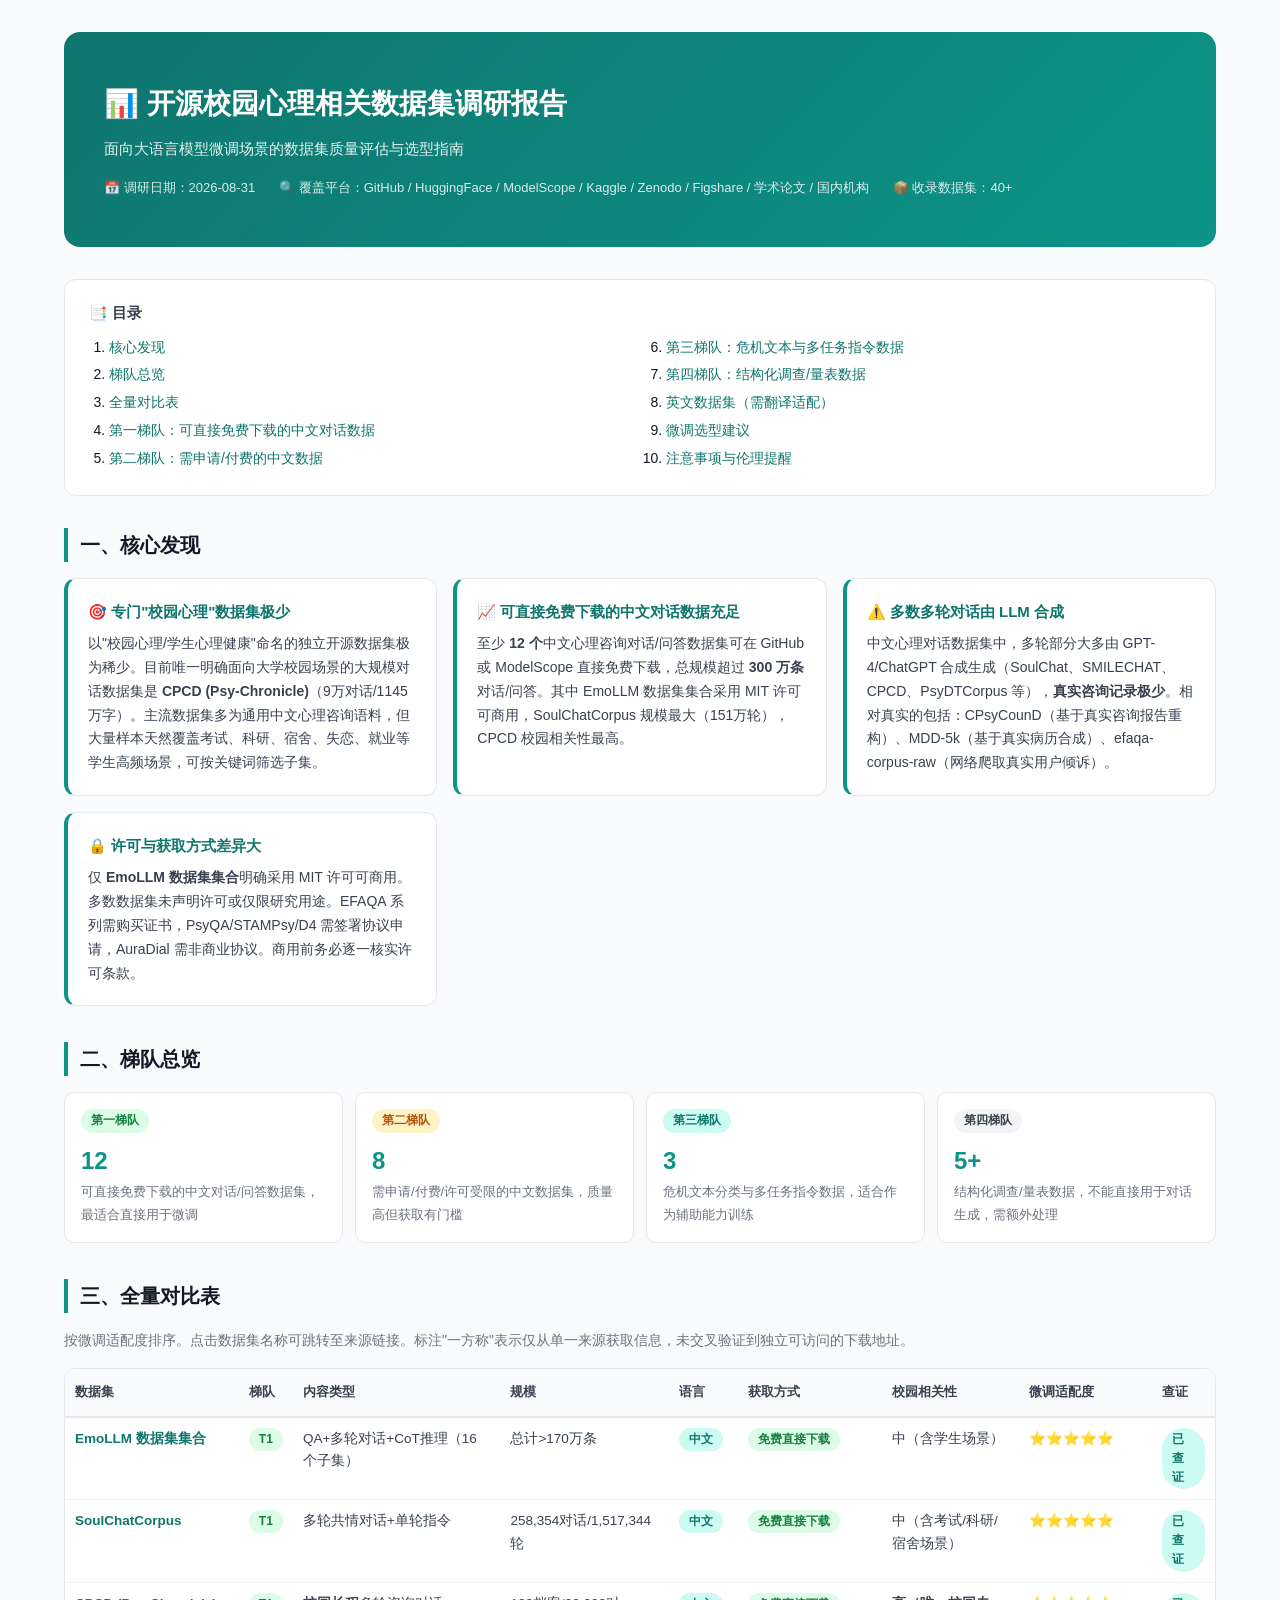
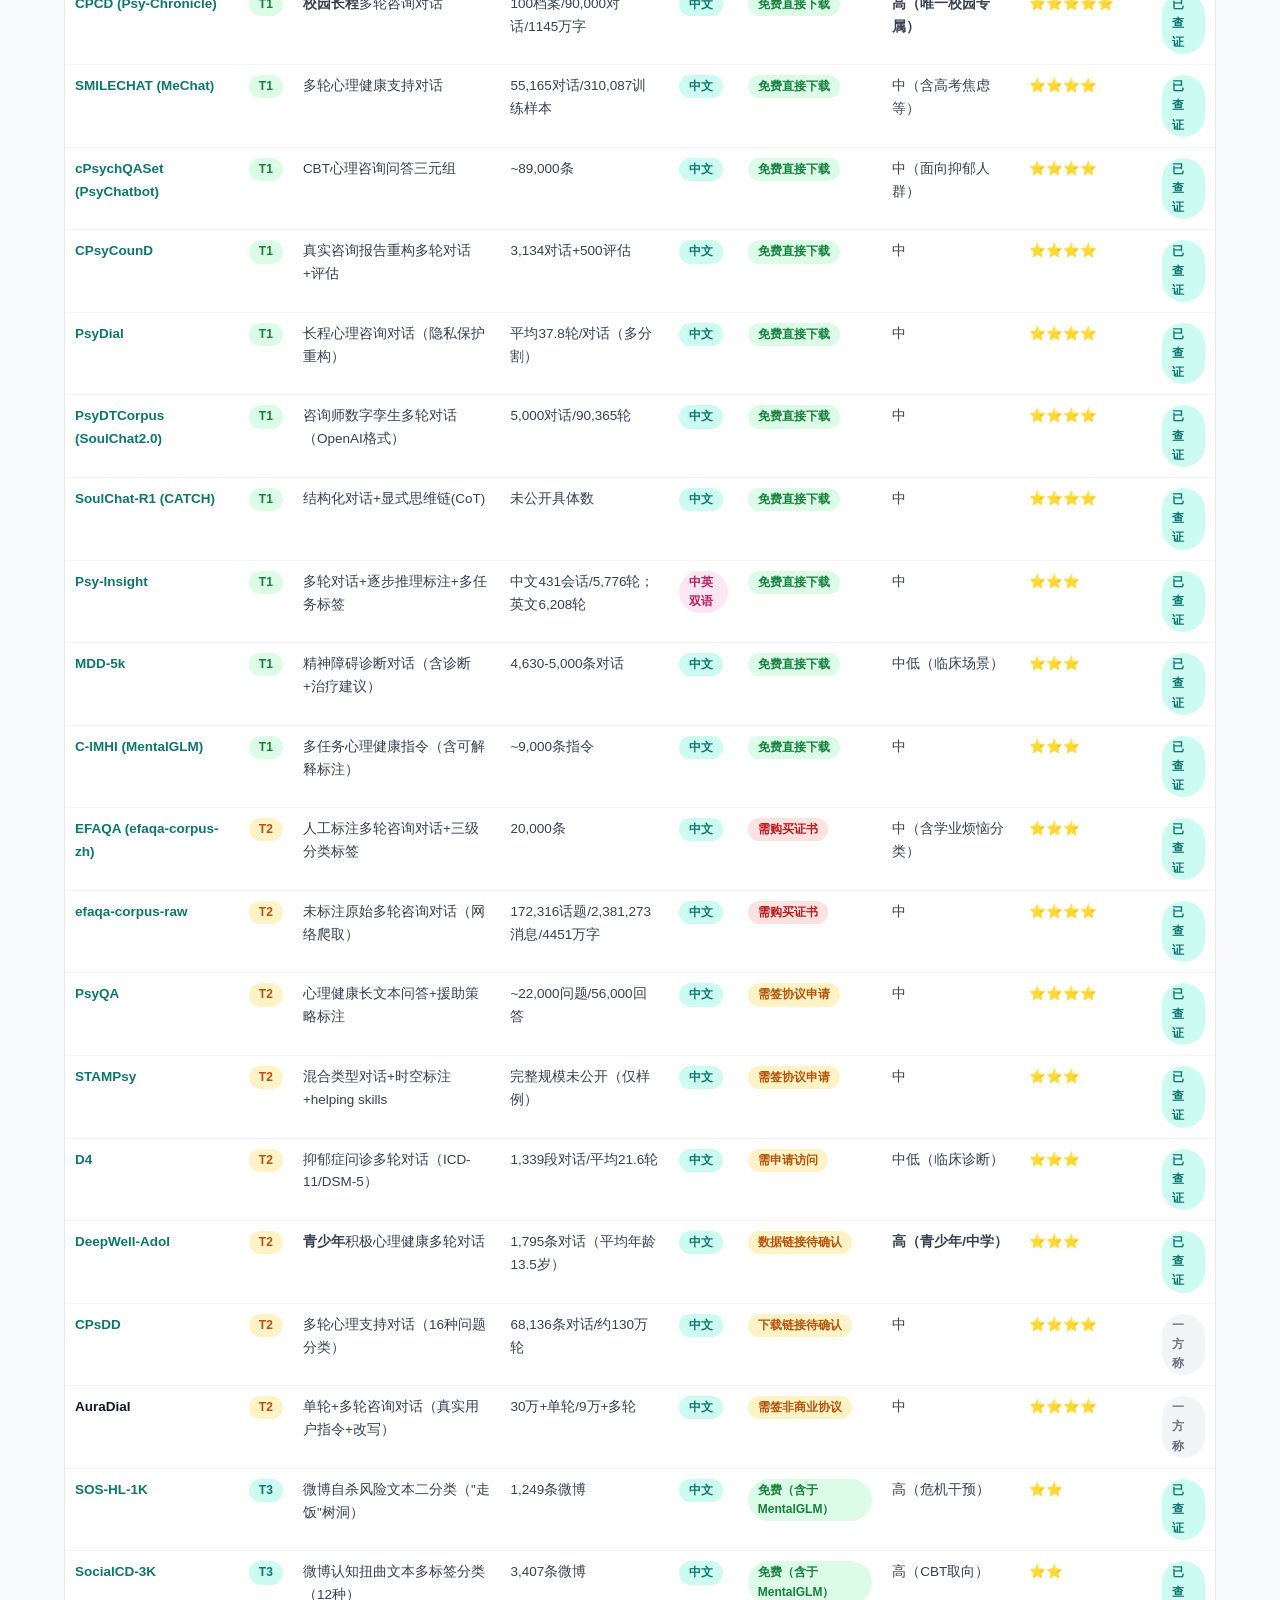
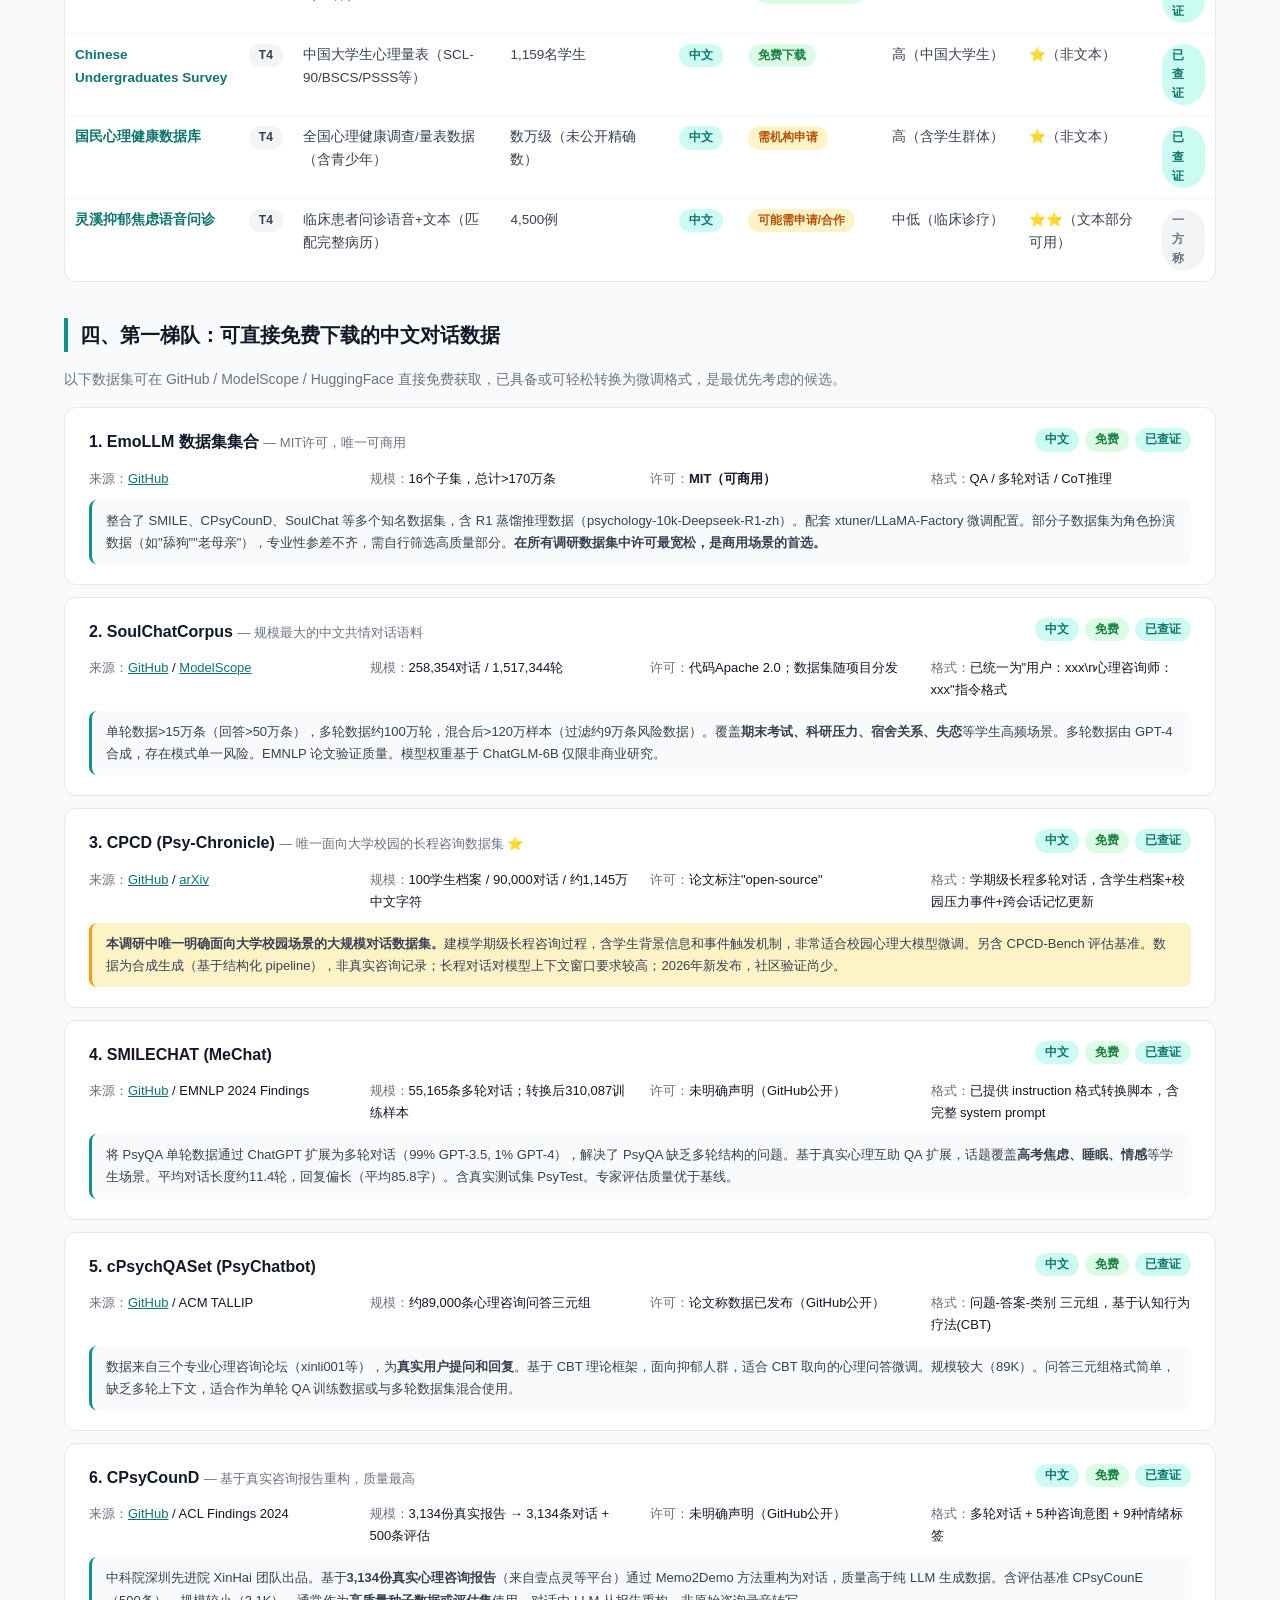
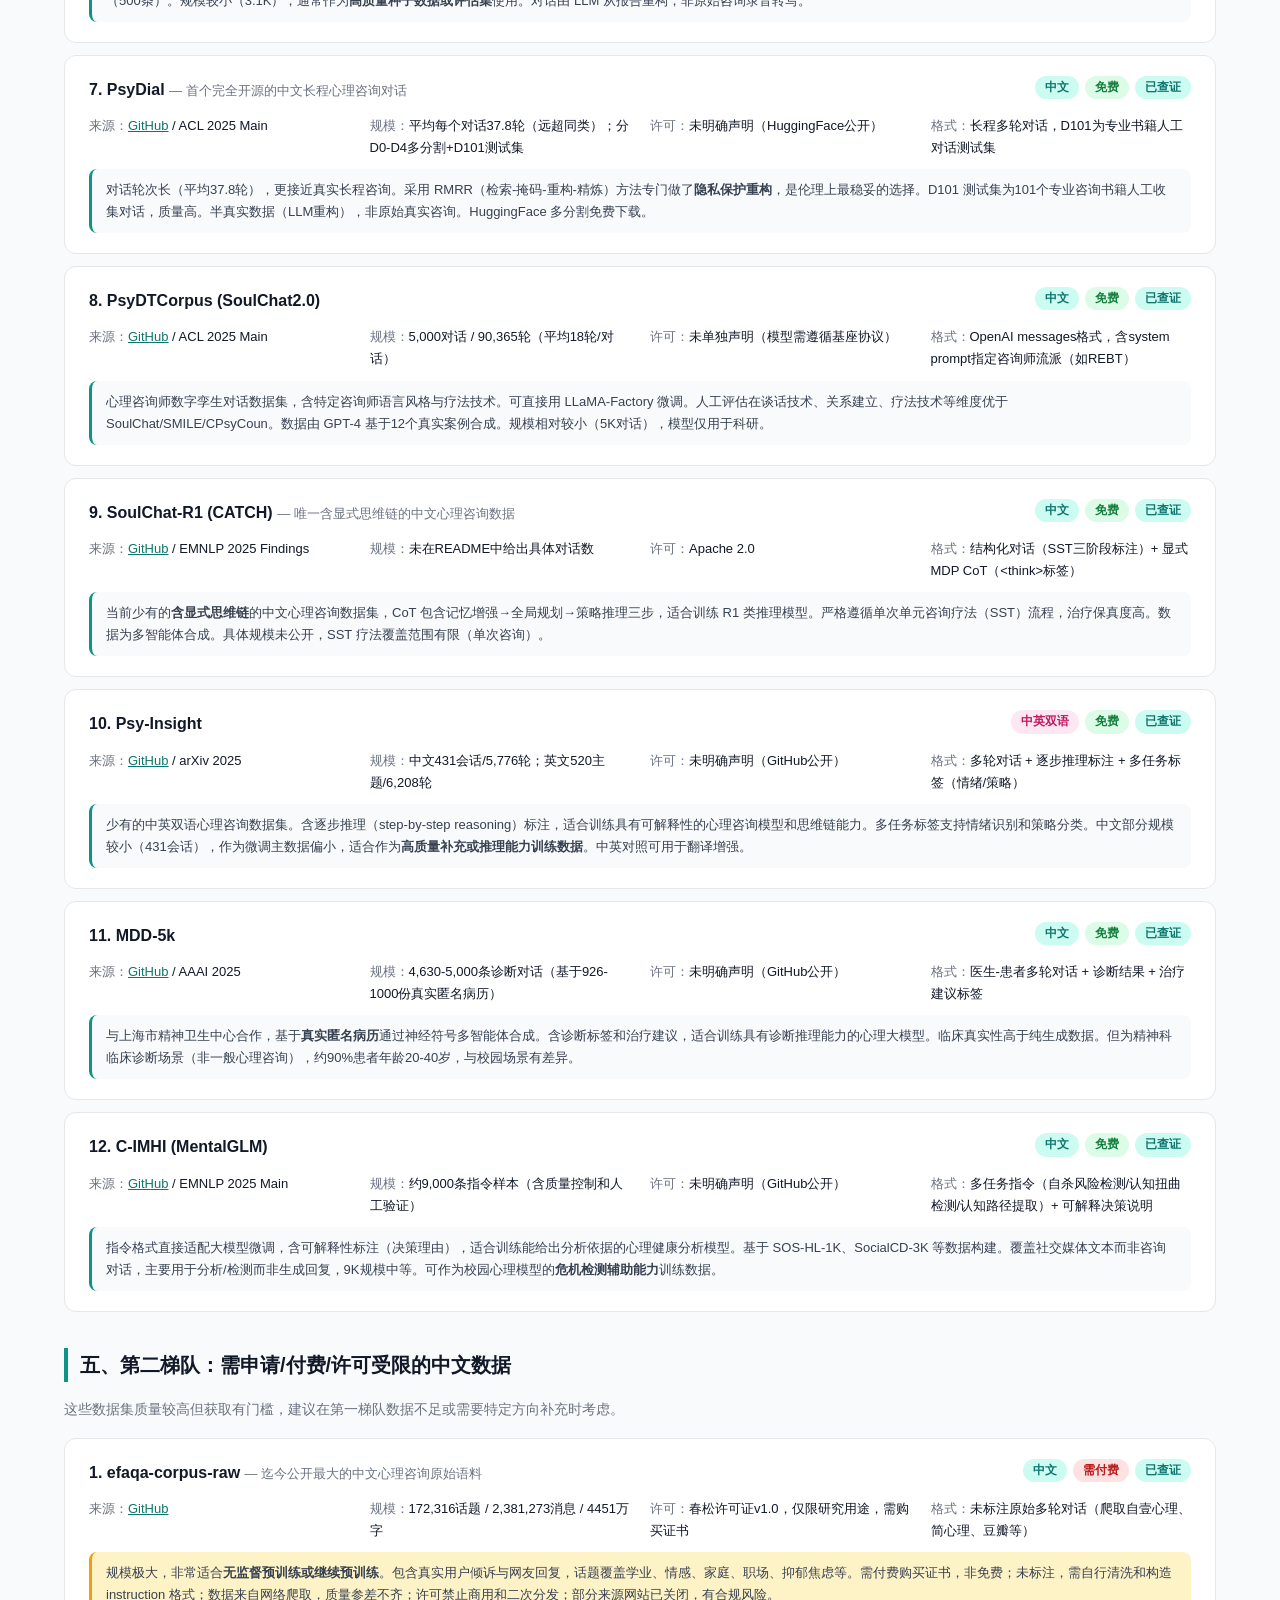
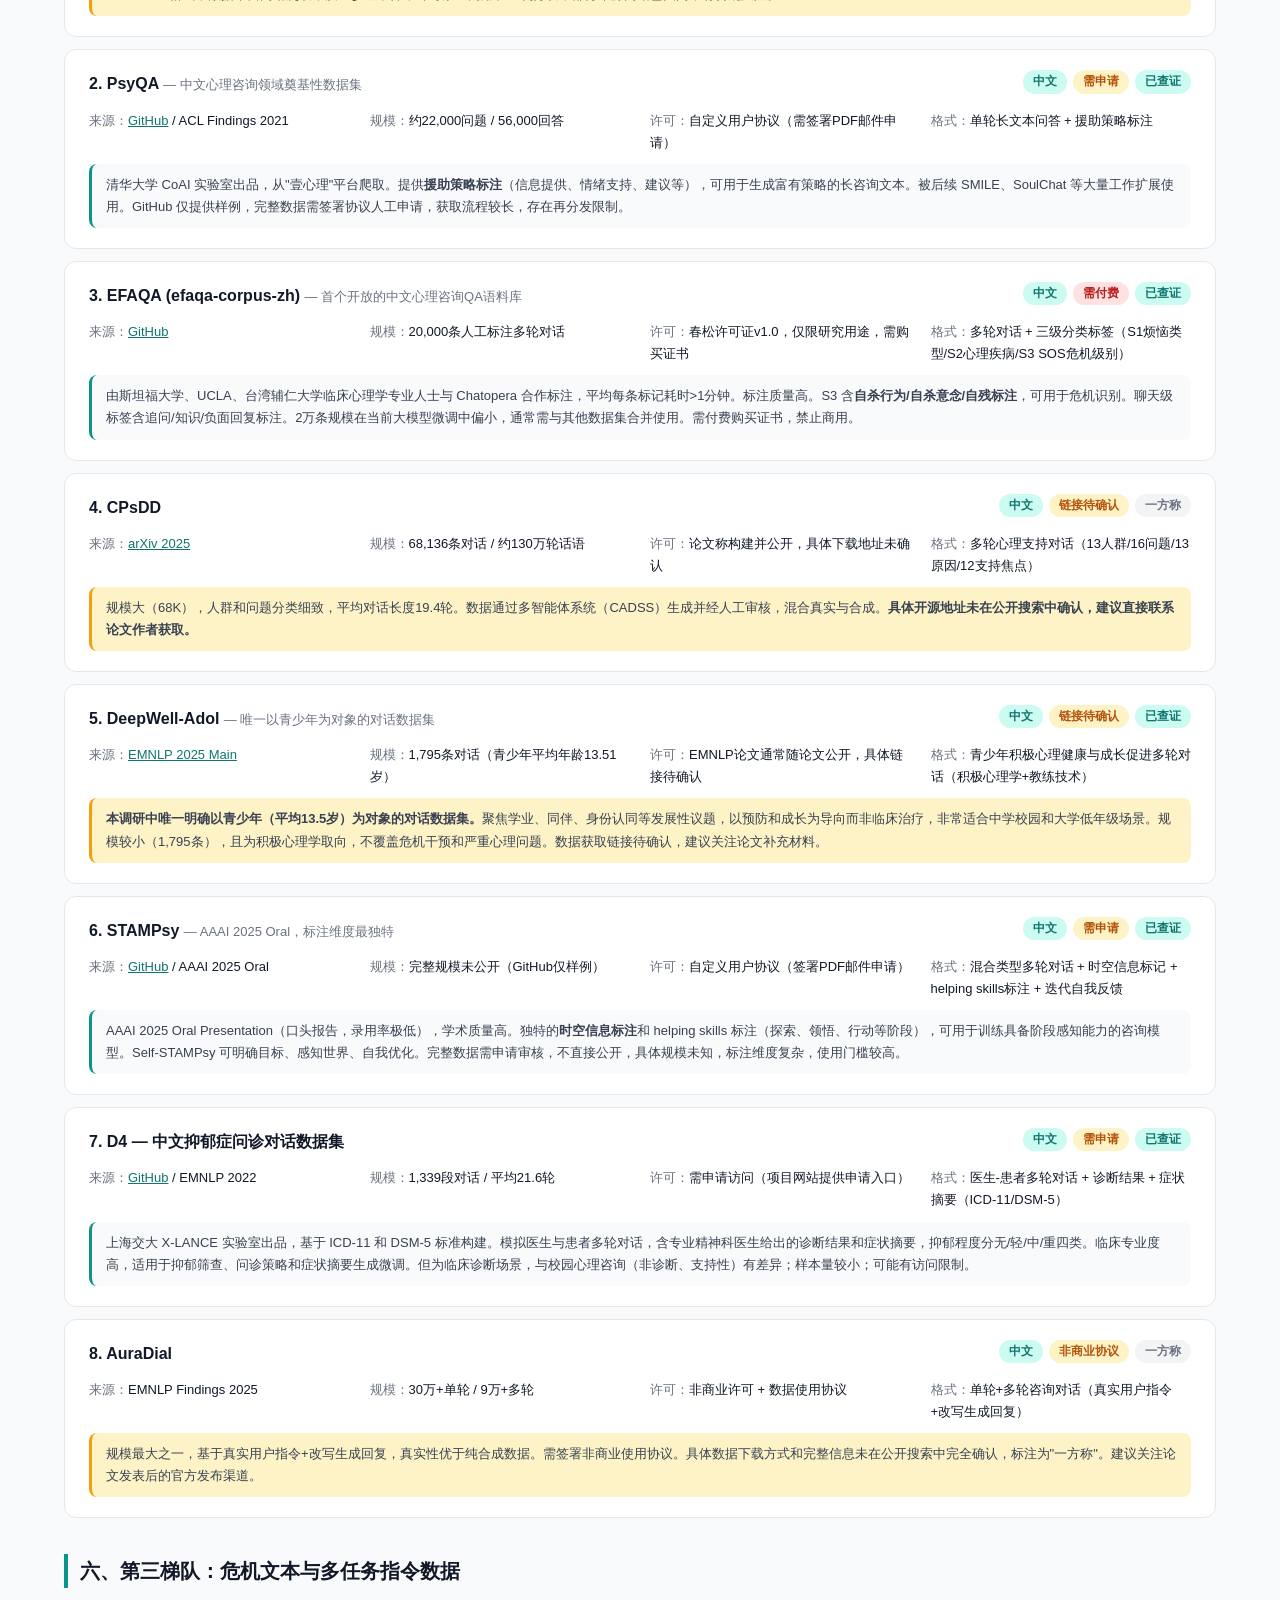
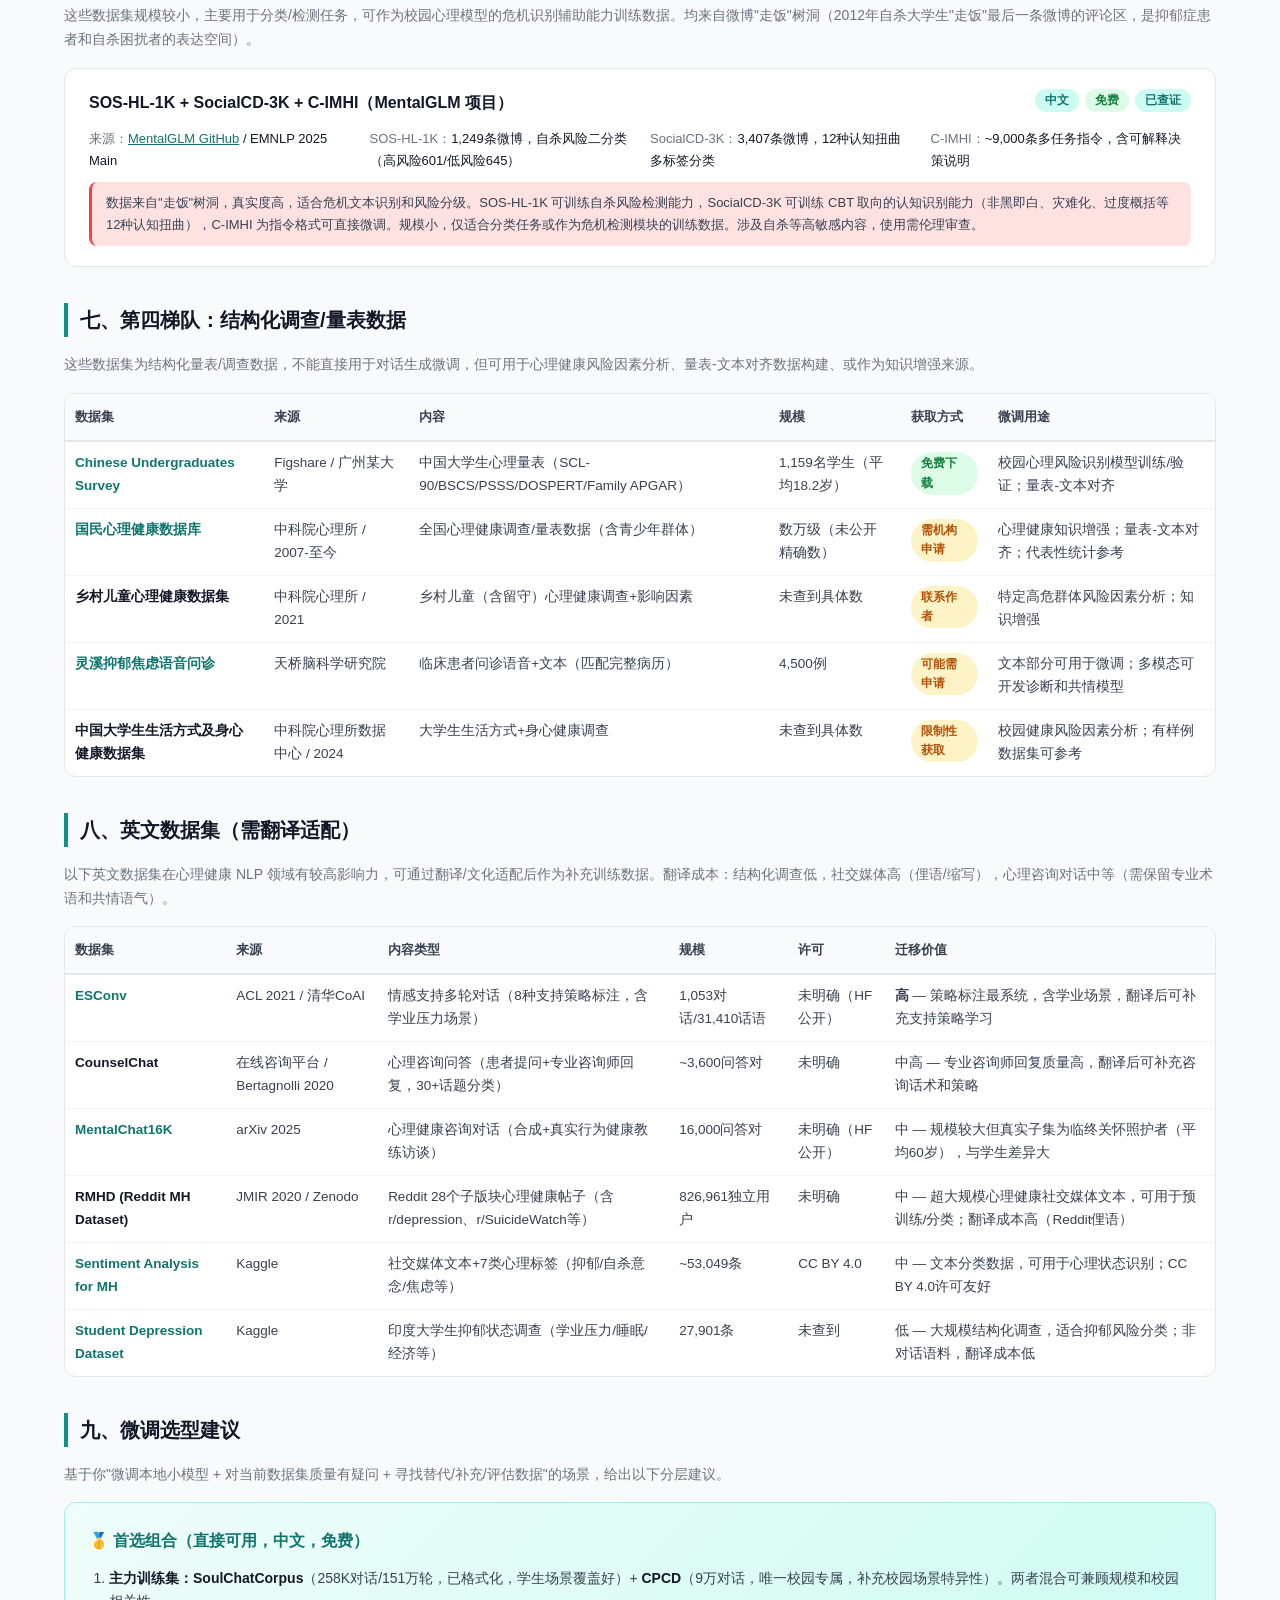
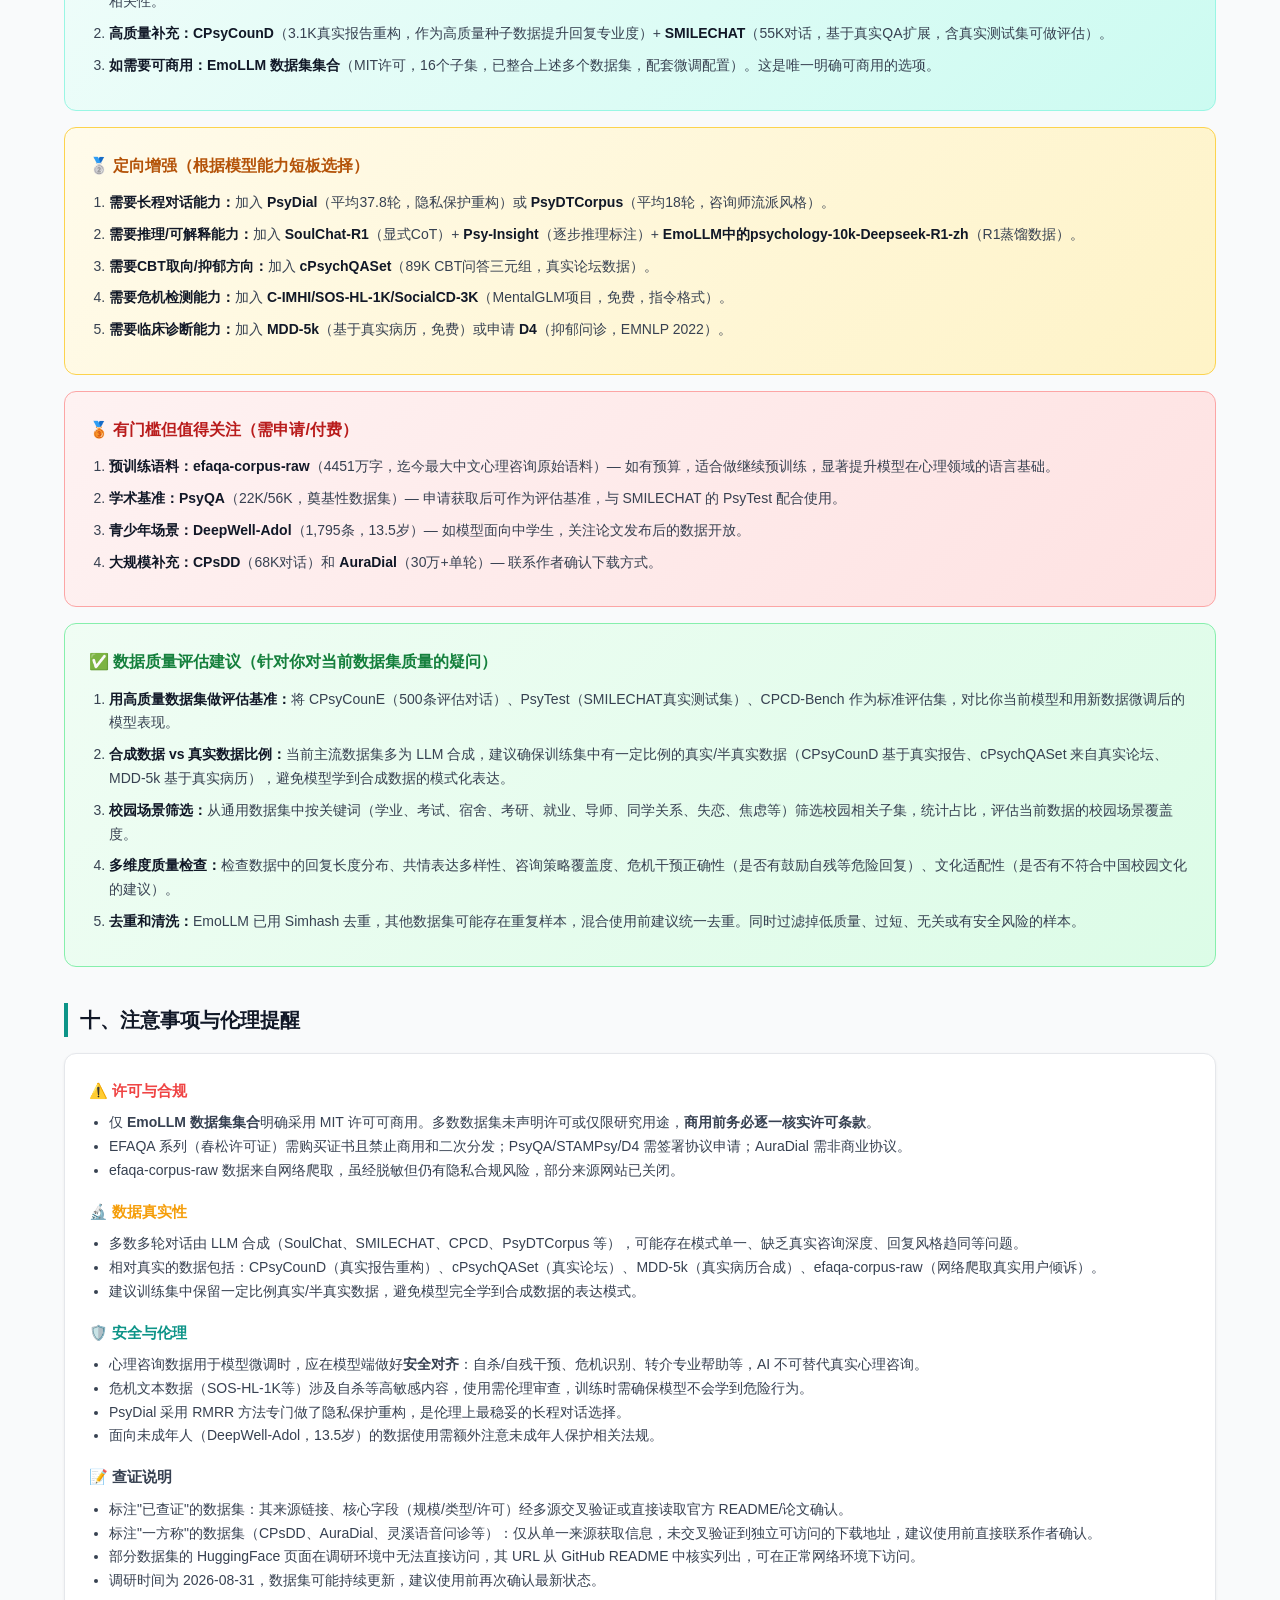
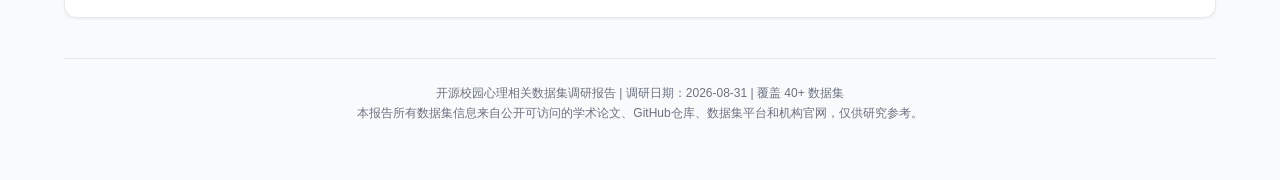
<file: 开源校园心理数据集调研报告.html>
<!DOCTYPE html>
<html lang="zh-CN">
<head>
<meta charset="UTF-8">
<meta name="viewport" content="width=device-width, initial-scale=1.0">
<title>开源校园心理相关数据集调研报告</title>
<style>
  :root {
    --primary: #0d9488;
    --primary-light: #ccfbf1;
    --primary-dark: #0f766e;
    --accent: #f59e0b;
    --accent-light: #fef3c7;
    --danger: #ef4444;
    --danger-light: #fee2e2;
    --success: #22c55e;
    --success-light: #dcfce7;
    --gray-50: #f9fafb;
    --gray-100: #f3f4f6;
    --gray-200: #e5e7eb;
    --gray-300: #d1d5db;
    --gray-500: #6b7280;
    --gray-700: #374151;
    --gray-900: #111827;
  }
  * { margin: 0; padding: 0; box-sizing: border-box; }
  body {
    font-family: -apple-system, BlinkMacSystemFont, "Segoe UI", "PingFang SC", "Hiragino Sans GB", "Microsoft YaHei", sans-serif;
    color: var(--gray-900);
    background: var(--gray-50);
    line-height: 1.7;
    font-size: 15px;
  }
  .container { max-width: 1200px; margin: 0 auto; padding: 32px 24px; }

  /* Header */
  .header {
    background: linear-gradient(135deg, var(--primary-dark) 0%, var(--primary) 100%);
    color: white;
    padding: 48px 40px;
    border-radius: 16px;
    margin-bottom: 32px;
  }
  .header h1 { font-size: 28px; font-weight: 700; margin-bottom: 8px; }
  .header .subtitle { font-size: 15px; opacity: 0.9; margin-bottom: 16px; }
  .header .meta { display: flex; gap: 24px; font-size: 13px; opacity: 0.85; flex-wrap: wrap; }
  .header .meta span { display: flex; align-items: center; gap: 4px; }

  /* Section */
  .section { margin-bottom: 36px; }
  .section-title {
    font-size: 20px;
    font-weight: 700;
    color: var(--gray-900);
    margin-bottom: 16px;
    padding-left: 12px;
    border-left: 4px solid var(--primary);
  }
  .section-desc { color: var(--gray-500); font-size: 14px; margin-bottom: 16px; }

  /* Cards */
  .card {
    background: white;
    border-radius: 12px;
    padding: 24px;
    box-shadow: 0 1px 3px rgba(0,0,0,0.06);
    border: 1px solid var(--gray-200);
  }
  .card-grid { display: grid; grid-template-columns: repeat(auto-fit, minmax(340px, 1fr)); gap: 16px; }

  /* Finding cards */
  .finding-card {
    background: white;
    border-radius: 12px;
    padding: 20px;
    border: 1px solid var(--gray-200);
    border-left: 4px solid var(--primary);
  }
  .finding-card h3 { font-size: 15px; font-weight: 600; margin-bottom: 8px; color: var(--primary-dark); }
  .finding-card p { font-size: 14px; color: var(--gray-700); }

  /* Badges */
  .badge {
    display: inline-block;
    padding: 2px 10px;
    border-radius: 999px;
    font-size: 12px;
    font-weight: 600;
    line-height: 1.6;
  }
  .badge-tier1 { background: var(--success-light); color: #15803d; }
  .badge-tier2 { background: var(--accent-light); color: #b45309; }
  .badge-tier3 { background: var(--primary-light); color: var(--primary-dark); }
  .badge-tier4 { background: var(--gray-100); color: var(--gray-700); }
  .badge-lang-zh { background: var(--primary-light); color: var(--primary-dark); }
  .badge-lang-en { background: #e0e7ff; color: #4338ca; }
  .badge-lang-both { background: #fce7f3; color: #be185d; }
  .badge-free { background: var(--success-light); color: #15803d; }
  .badge-paid { background: var(--danger-light); color: #b91c1c; }
  .badge-apply { background: var(--accent-light); color: #b45309; }
  .badge-verified { background: var(--primary-light); color: var(--primary-dark); }
  .badge-claimed { background: var(--gray-100); color: var(--gray-500); }

  /* Table */
  .table-wrap { overflow-x: auto; border-radius: 12px; border: 1px solid var(--gray-200); background: white; }
  table { width: 100%; border-collapse: collapse; font-size: 13.5px; }
  thead { background: var(--gray-50); }
  th {
    padding: 12px 10px;
    text-align: left;
    font-weight: 600;
    color: var(--gray-700);
    border-bottom: 2px solid var(--gray-200);
    white-space: nowrap;
    font-size: 13px;
  }
  td {
    padding: 10px;
    border-bottom: 1px solid var(--gray-100);
    vertical-align: top;
    color: var(--gray-700);
  }
  tr:hover td { background: var(--gray-50); }
  tr:last-child td { border-bottom: none; }
  .ds-name { font-weight: 600; color: var(--gray-900); }
  .ds-name a { color: var(--primary-dark); text-decoration: none; }
  .ds-name a:hover { text-decoration: underline; }

  /* Dataset detail card */
  .ds-card {
    background: white;
    border-radius: 12px;
    padding: 20px 24px;
    border: 1px solid var(--gray-200);
    margin-bottom: 12px;
  }
  .ds-card-header {
    display: flex;
    justify-content: space-between;
    align-items: flex-start;
    margin-bottom: 12px;
    flex-wrap: wrap;
    gap: 8px;
  }
  .ds-card-title { font-size: 16px; font-weight: 700; color: var(--gray-900); }
  .ds-card-title a { color: var(--primary-dark); text-decoration: none; }
  .ds-card-title a:hover { text-decoration: underline; }
  .ds-card-badges { display: flex; gap: 6px; flex-wrap: wrap; }
  .ds-fields { display: grid; grid-template-columns: repeat(auto-fit, minmax(200px, 1fr)); gap: 8px 20px; margin-bottom: 10px; }
  .ds-field { font-size: 13px; }
  .ds-field-label { color: var(--gray-500); font-weight: 500; }
  .ds-field-value { color: var(--gray-900); }
  .ds-note {
    font-size: 13px;
    color: var(--gray-700);
    background: var(--gray-50);
    padding: 10px 14px;
    border-radius: 8px;
    border-left: 3px solid var(--primary);
  }
  .ds-note.warning { border-left-color: var(--accent); background: var(--accent-light); }
  .ds-note.danger { border-left-color: var(--danger); background: var(--danger-light); }

  /* Recommendation box */
  .rec-box {
    background: linear-gradient(135deg, #f0fdfa 0%, #ccfbf1 100%);
    border: 1px solid #99f6e4;
    border-radius: 12px;
    padding: 24px;
    margin-bottom: 16px;
  }
  .rec-box h3 { color: var(--primary-dark); font-size: 16px; margin-bottom: 12px; }
  .rec-box ol { padding-left: 20px; }
  .rec-box li { margin-bottom: 8px; font-size: 14px; color: var(--gray-700); }
  .rec-box li strong { color: var(--gray-900); }

  /* Tier summary */
  .tier-summary {
    display: grid;
    grid-template-columns: repeat(auto-fit, minmax(240px, 1fr));
    gap: 12px;
    margin-bottom: 24px;
  }
  .tier-box {
    background: white;
    border-radius: 10px;
    padding: 16px;
    border: 1px solid var(--gray-200);
  }
  .tier-box h4 { font-size: 14px; margin-bottom: 8px; display: flex; align-items: center; gap: 6px; }
  .tier-box p { font-size: 13px; color: var(--gray-500); }
  .tier-box .count { font-size: 24px; font-weight: 700; color: var(--primary); }

  /* Footer */
  .footer {
    text-align: center;
    padding: 24px;
    color: var(--gray-500);
    font-size: 12px;
    border-top: 1px solid var(--gray-200);
    margin-top: 40px;
  }

  /* TOC */
  .toc {
    background: white;
    border-radius: 12px;
    padding: 20px 24px;
    border: 1px solid var(--gray-200);
    margin-bottom: 32px;
  }
  .toc h3 { font-size: 15px; margin-bottom: 10px; color: var(--gray-700); }
  .toc ol { padding-left: 20px; columns: 2; column-gap: 32px; }
  .toc li { margin-bottom: 4px; font-size: 14px; }
  .toc a { color: var(--primary-dark); text-decoration: none; }
  .toc a:hover { text-decoration: underline; }

  @media (max-width: 768px) {
    .container { padding: 16px 12px; }
    .header { padding: 28px 20px; }
    .header h1 { font-size: 22px; }
    .toc ol { columns: 1; }
    .ds-fields { grid-template-columns: 1fr; }
  }
</style>
</head>
<body>
<div class="container">

  <!-- Header -->
  <div class="header">
    <h1>📊 开源校园心理相关数据集调研报告</h1>
    <div class="subtitle">面向大语言模型微调场景的数据集质量评估与选型指南</div>
    <div class="meta">
      <span>📅 调研日期：2026-08-31</span>
      <span>🔍 覆盖平台：GitHub / HuggingFace / ModelScope / Kaggle / Zenodo / Figshare / 学术论文 / 国内机构</span>
      <span>📦 收录数据集：40+</span>
    </div>
  </div>

  <!-- TOC -->
  <div class="toc">
    <h3>📑 目录</h3>
    <ol>
      <li><a href="#findings">核心发现</a></li>
      <li><a href="#tiers">梯队总览</a></li>
      <li><a href="#table">全量对比表</a></li>
      <li><a href="#tier1">第一梯队：可直接免费下载的中文对话数据</a></li>
      <li><a href="#tier2">第二梯队：需申请/付费的中文数据</a></li>
      <li><a href="#tier3">第三梯队：危机文本与多任务指令数据</a></li>
      <li><a href="#tier4">第四梯队：结构化调查/量表数据</a></li>
      <li><a href="#english">英文数据集（需翻译适配）</a></li>
      <li><a href="#recommend">微调选型建议</a></li>
      <li><a href="#caveats">注意事项与伦理提醒</a></li>
    </ol>
  </div>

  <!-- 核心发现 -->
  <div class="section" id="findings">
    <h2 class="section-title">一、核心发现</h2>
    <div class="card-grid">
      <div class="finding-card">
        <h3>🎯 专门"校园心理"数据集极少</h3>
        <p>以"校园心理/学生心理健康"命名的独立开源数据集极为稀少。目前唯一明确面向大学校园场景的大规模对话数据集是 <strong>CPCD (Psy-Chronicle)</strong>（9万对话/1145万字）。主流数据集多为通用中文心理咨询语料，但大量样本天然覆盖考试、科研、宿舍、失恋、就业等学生高频场景，可按关键词筛选子集。</p>
      </div>
      <div class="finding-card">
        <h3>📈 可直接免费下载的中文对话数据充足</h3>
        <p>至少 <strong>12 个</strong>中文心理咨询对话/问答数据集可在 GitHub 或 ModelScope 直接免费下载，总规模超过 <strong>300 万条</strong>对话/问答。其中 EmoLLM 数据集集合采用 MIT 许可可商用，SoulChatCorpus 规模最大（151万轮），CPCD 校园相关性最高。</p>
      </div>
      <div class="finding-card">
        <h3>⚠️ 多数多轮对话由 LLM 合成</h3>
        <p>中文心理对话数据集中，多轮部分大多由 GPT-4/ChatGPT 合成生成（SoulChat、SMILECHAT、CPCD、PsyDTCorpus 等），<strong>真实咨询记录极少</strong>。相对真实的包括：CPsyCounD（基于真实咨询报告重构）、MDD-5k（基于真实病历合成）、efaqa-corpus-raw（网络爬取真实用户倾诉）。</p>
      </div>
      <div class="finding-card">
        <h3>🔒 许可与获取方式差异大</h3>
        <p>仅 <strong>EmoLLM 数据集集合</strong>明确采用 MIT 许可可商用。多数数据集未声明许可或仅限研究用途。EFAQA 系列需购买证书，PsyQA/STAMPsy/D4 需签署协议申请，AuraDial 需非商业协议。商用前务必逐一核实许可条款。</p>
      </div>
    </div>
  </div>

  <!-- 梯队总览 -->
  <div class="section" id="tiers">
    <h2 class="section-title">二、梯队总览</h2>
    <div class="tier-summary">
      <div class="tier-box">
        <h4><span class="badge badge-tier1">第一梯队</span></h4>
        <div class="count">12</div>
        <p>可直接免费下载的中文对话/问答数据集，最适合直接用于微调</p>
      </div>
      <div class="tier-box">
        <h4><span class="badge badge-tier2">第二梯队</span></h4>
        <div class="count">8</div>
        <p>需申请/付费/许可受限的中文数据集，质量高但获取有门槛</p>
      </div>
      <div class="tier-box">
        <h4><span class="badge badge-tier3">第三梯队</span></h4>
        <div class="count">3</div>
        <p>危机文本分类与多任务指令数据，适合作为辅助能力训练</p>
      </div>
      <div class="tier-box">
        <h4><span class="badge badge-tier4">第四梯队</span></h4>
        <div class="count">5+</div>
        <p>结构化调查/量表数据，不能直接用于对话生成，需额外处理</p>
      </div>
    </div>
  </div>

  <!-- 全量对比表 -->
  <div class="section" id="table">
    <h2 class="section-title">三、全量对比表</h2>
    <p class="section-desc">按微调适配度排序。点击数据集名称可跳转至来源链接。标注"一方称"表示仅从单一来源获取信息，未交叉验证到独立可访问的下载地址。</p>
    <div class="table-wrap">
      <table>
        <thead>
          <tr>
            <th>数据集</th>
            <th>梯队</th>
            <th>内容类型</th>
            <th>规模</th>
            <th>语言</th>
            <th>获取方式</th>
            <th>校园相关性</th>
            <th>微调适配度</th>
            <th>查证</th>
          </tr>
        </thead>
        <tbody>
          <tr>
            <td class="ds-name"><a href="https://github.com/SmartFlowAI/EmoLLM" target="_blank">EmoLLM 数据集集合</a></td>
            <td><span class="badge badge-tier1">T1</span></td>
            <td>QA+多轮对话+CoT推理（16个子集）</td>
            <td>总计&gt;170万条</td>
            <td><span class="badge badge-lang-zh">中文</span></td>
            <td><span class="badge badge-free">免费直接下载</span></td>
            <td>中（含学生场景）</td>
            <td>⭐⭐⭐⭐⭐</td>
            <td><span class="badge badge-verified">已查证</span></td>
          </tr>
          <tr>
            <td class="ds-name"><a href="https://github.com/scutcyr/SoulChat" target="_blank">SoulChatCorpus</a></td>
            <td><span class="badge badge-tier1">T1</span></td>
            <td>多轮共情对话+单轮指令</td>
            <td>258,354对话/1,517,344轮</td>
            <td><span class="badge badge-lang-zh">中文</span></td>
            <td><span class="badge badge-free">免费直接下载</span></td>
            <td>中（含考试/科研/宿舍场景）</td>
            <td>⭐⭐⭐⭐⭐</td>
            <td><span class="badge badge-verified">已查证</span></td>
          </tr>
          <tr>
            <td class="ds-name"><a href="https://github.com/EdwinUSTB/Psy-Chronicle" target="_blank">CPCD (Psy-Chronicle)</a></td>
            <td><span class="badge badge-tier1">T1</span></td>
            <td><strong>校园长程</strong>多轮咨询对话</td>
            <td>100档案/90,000对话/1145万字</td>
            <td><span class="badge badge-lang-zh">中文</span></td>
            <td><span class="badge badge-free">免费直接下载</span></td>
            <td><strong>高（唯一校园专属）</strong></td>
            <td>⭐⭐⭐⭐⭐</td>
            <td><span class="badge badge-verified">已查证</span></td>
          </tr>
          <tr>
            <td class="ds-name"><a href="https://github.com/qiuhuachuan/smile" target="_blank">SMILECHAT (MeChat)</a></td>
            <td><span class="badge badge-tier1">T1</span></td>
            <td>多轮心理健康支持对话</td>
            <td>55,165对话/310,087训练样本</td>
            <td><span class="badge badge-lang-zh">中文</span></td>
            <td><span class="badge badge-free">免费直接下载</span></td>
            <td>中（含高考焦虑等）</td>
            <td>⭐⭐⭐⭐</td>
            <td><span class="badge badge-verified">已查证</span></td>
          </tr>
          <tr>
            <td class="ds-name"><a href="https://github.com/slptongji/PsyChatbot" target="_blank">cPsychQASet (PsyChatbot)</a></td>
            <td><span class="badge badge-tier1">T1</span></td>
            <td>CBT心理咨询问答三元组</td>
            <td>~89,000条</td>
            <td><span class="badge badge-lang-zh">中文</span></td>
            <td><span class="badge badge-free">免费直接下载</span></td>
            <td>中（面向抑郁人群）</td>
            <td>⭐⭐⭐⭐</td>
            <td><span class="badge badge-verified">已查证</span></td>
          </tr>
          <tr>
            <td class="ds-name"><a href="https://github.com/CAS-SIAT-XinHai/CPsyCoun" target="_blank">CPsyCounD</a></td>
            <td><span class="badge badge-tier1">T1</span></td>
            <td>真实咨询报告重构多轮对话+评估</td>
            <td>3,134对话+500评估</td>
            <td><span class="badge badge-lang-zh">中文</span></td>
            <td><span class="badge badge-free">免费直接下载</span></td>
            <td>中</td>
            <td>⭐⭐⭐⭐</td>
            <td><span class="badge badge-verified">已查证</span></td>
          </tr>
          <tr>
            <td class="ds-name"><a href="https://github.com/qiuhuachuan/PsyDial" target="_blank">PsyDial</a></td>
            <td><span class="badge badge-tier1">T1</span></td>
            <td>长程心理咨询对话（隐私保护重构）</td>
            <td>平均37.8轮/对话（多分割）</td>
            <td><span class="badge badge-lang-zh">中文</span></td>
            <td><span class="badge badge-free">免费直接下载</span></td>
            <td>中</td>
            <td>⭐⭐⭐⭐</td>
            <td><span class="badge badge-verified">已查证</span></td>
          </tr>
          <tr>
            <td class="ds-name"><a href="https://github.com/scutcyr/SoulChat2.0" target="_blank">PsyDTCorpus (SoulChat2.0)</a></td>
            <td><span class="badge badge-tier1">T1</span></td>
            <td>咨询师数字孪生多轮对话（OpenAI格式）</td>
            <td>5,000对话/90,365轮</td>
            <td><span class="badge badge-lang-zh">中文</span></td>
            <td><span class="badge badge-free">免费直接下载</span></td>
            <td>中</td>
            <td>⭐⭐⭐⭐</td>
            <td><span class="badge badge-verified">已查证</span></td>
          </tr>
          <tr>
            <td class="ds-name"><a href="https://github.com/scutcyr/SoulChat-R1" target="_blank">SoulChat-R1 (CATCH)</a></td>
            <td><span class="badge badge-tier1">T1</span></td>
            <td>结构化对话+显式思维链(CoT)</td>
            <td>未公开具体数</td>
            <td><span class="badge badge-lang-zh">中文</span></td>
            <td><span class="badge badge-free">免费直接下载</span></td>
            <td>中</td>
            <td>⭐⭐⭐⭐</td>
            <td><span class="badge badge-verified">已查证</span></td>
          </tr>
          <tr>
            <td class="ds-name"><a href="https://github.com/ckqqqq/Psy-Insight" target="_blank">Psy-Insight</a></td>
            <td><span class="badge badge-tier1">T1</span></td>
            <td>多轮对话+逐步推理标注+多任务标签</td>
            <td>中文431会话/5,776轮；英文6,208轮</td>
            <td><span class="badge badge-lang-both">中英双语</span></td>
            <td><span class="badge badge-free">免费直接下载</span></td>
            <td>中</td>
            <td>⭐⭐⭐</td>
            <td><span class="badge badge-verified">已查证</span></td>
          </tr>
          <tr>
            <td class="ds-name"><a href="https://github.com/lemonsis/mdd-5k" target="_blank">MDD-5k</a></td>
            <td><span class="badge badge-tier1">T1</span></td>
            <td>精神障碍诊断对话（含诊断+治疗建议）</td>
            <td>4,630-5,000条对话</td>
            <td><span class="badge badge-lang-zh">中文</span></td>
            <td><span class="badge badge-free">免费直接下载</span></td>
            <td>中低（临床场景）</td>
            <td>⭐⭐⭐</td>
            <td><span class="badge badge-verified">已查证</span></td>
          </tr>
          <tr>
            <td class="ds-name"><a href="https://github.com/zwzzzQAQ/MentalGLM" target="_blank">C-IMHI (MentalGLM)</a></td>
            <td><span class="badge badge-tier1">T1</span></td>
            <td>多任务心理健康指令（含可解释标注）</td>
            <td>~9,000条指令</td>
            <td><span class="badge badge-lang-zh">中文</span></td>
            <td><span class="badge badge-free">免费直接下载</span></td>
            <td>中</td>
            <td>⭐⭐⭐</td>
            <td><span class="badge badge-verified">已查证</span></td>
          </tr>
          <tr>
            <td class="ds-name"><a href="https://github.com/chatopera/efaqa-corpus-zh" target="_blank">EFAQA (efaqa-corpus-zh)</a></td>
            <td><span class="badge badge-tier2">T2</span></td>
            <td>人工标注多轮咨询对话+三级分类标签</td>
            <td>20,000条</td>
            <td><span class="badge badge-lang-zh">中文</span></td>
            <td><span class="badge badge-paid">需购买证书</span></td>
            <td>中（含学业烦恼分类）</td>
            <td>⭐⭐⭐</td>
            <td><span class="badge badge-verified">已查证</span></td>
          </tr>
          <tr>
            <td class="ds-name"><a href="https://github.com/chatopera/efaqa-corpus-raw" target="_blank">efaqa-corpus-raw</a></td>
            <td><span class="badge badge-tier2">T2</span></td>
            <td>未标注原始多轮咨询对话（网络爬取）</td>
            <td>172,316话题/2,381,273消息/4451万字</td>
            <td><span class="badge badge-lang-zh">中文</span></td>
            <td><span class="badge badge-paid">需购买证书</span></td>
            <td>中</td>
            <td>⭐⭐⭐⭐</td>
            <td><span class="badge badge-verified">已查证</span></td>
          </tr>
          <tr>
            <td class="ds-name"><a href="https://github.com/thu-coai/PsyQA" target="_blank">PsyQA</a></td>
            <td><span class="badge badge-tier2">T2</span></td>
            <td>心理健康长文本问答+援助策略标注</td>
            <td>~22,000问题/56,000回答</td>
            <td><span class="badge badge-lang-zh">中文</span></td>
            <td><span class="badge badge-apply">需签协议申请</span></td>
            <td>中</td>
            <td>⭐⭐⭐⭐</td>
            <td><span class="badge badge-verified">已查证</span></td>
          </tr>
          <tr>
            <td class="ds-name"><a href="https://github.com/JOY-SWang/STAMPsy" target="_blank">STAMPsy</a></td>
            <td><span class="badge badge-tier2">T2</span></td>
            <td>混合类型对话+时空标注+helping skills</td>
            <td>完整规模未公开（仅样例）</td>
            <td><span class="badge badge-lang-zh">中文</span></td>
            <td><span class="badge badge-apply">需签协议申请</span></td>
            <td>中</td>
            <td>⭐⭐⭐</td>
            <td><span class="badge badge-verified">已查证</span></td>
          </tr>
          <tr>
            <td class="ds-name"><a href="https://github.com/X-LANCE/D4" target="_blank">D4</a></td>
            <td><span class="badge badge-tier2">T2</span></td>
            <td>抑郁症问诊多轮对话（ICD-11/DSM-5）</td>
            <td>1,339段对话/平均21.6轮</td>
            <td><span class="badge badge-lang-zh">中文</span></td>
            <td><span class="badge badge-apply">需申请访问</span></td>
            <td>中低（临床诊断）</td>
            <td>⭐⭐⭐</td>
            <td><span class="badge badge-verified">已查证</span></td>
          </tr>
          <tr>
            <td class="ds-name"><a href="https://aclanthology.org/2025.emnlp-main.646/" target="_blank">DeepWell-Adol</a></td>
            <td><span class="badge badge-tier2">T2</span></td>
            <td><strong>青少年</strong>积极心理健康多轮对话</td>
            <td>1,795条对话（平均年龄13.5岁）</td>
            <td><span class="badge badge-lang-zh">中文</span></td>
            <td><span class="badge badge-apply">数据链接待确认</span></td>
            <td><strong>高（青少年/中学）</strong></td>
            <td>⭐⭐⭐</td>
            <td><span class="badge badge-verified">已查证</span></td>
          </tr>
          <tr>
            <td class="ds-name"><a href="https://arxiv.org/abs/2507.07509" target="_blank">CPsDD</a></td>
            <td><span class="badge badge-tier2">T2</span></td>
            <td>多轮心理支持对话（16种问题分类）</td>
            <td>68,136条对话/约130万轮</td>
            <td><span class="badge badge-lang-zh">中文</span></td>
            <td><span class="badge badge-apply">下载链接待确认</span></td>
            <td>中</td>
            <td>⭐⭐⭐⭐</td>
            <td><span class="badge badge-claimed">一方称</span></td>
          </tr>
          <tr>
            <td class="ds-name">AuraDial</td>
            <td><span class="badge badge-tier2">T2</span></td>
            <td>单轮+多轮咨询对话（真实用户指令+改写）</td>
            <td>30万+单轮/9万+多轮</td>
            <td><span class="badge badge-lang-zh">中文</span></td>
            <td><span class="badge badge-apply">需签非商业协议</span></td>
            <td>中</td>
            <td>⭐⭐⭐⭐</td>
            <td><span class="badge badge-claimed">一方称</span></td>
          </tr>
          <tr>
            <td class="ds-name"><a href="https://github.com/zwzzzQAQ/MentalGLM" target="_blank">SOS-HL-1K</a></td>
            <td><span class="badge badge-tier3">T3</span></td>
            <td>微博自杀风险文本二分类（"走饭"树洞）</td>
            <td>1,249条微博</td>
            <td><span class="badge badge-lang-zh">中文</span></td>
            <td><span class="badge badge-free">免费（含于MentalGLM）</span></td>
            <td>高（危机干预）</td>
            <td>⭐⭐</td>
            <td><span class="badge badge-verified">已查证</span></td>
          </tr>
          <tr>
            <td class="ds-name"><a href="https://github.com/zwzzzQAQ/MentalGLM" target="_blank">SocialCD-3K</a></td>
            <td><span class="badge badge-tier3">T3</span></td>
            <td>微博认知扭曲文本多标签分类（12种）</td>
            <td>3,407条微博</td>
            <td><span class="badge badge-lang-zh">中文</span></td>
            <td><span class="badge badge-free">免费（含于MentalGLM）</span></td>
            <td>高（CBT取向）</td>
            <td>⭐⭐</td>
            <td><span class="badge badge-verified">已查证</span></td>
          </tr>
          <tr>
            <td class="ds-name"><a href="https://figshare.com/articles/dataset/data_for_research_b_reverse-coded_b_xlsx/28831154" target="_blank">Chinese Undergraduates Survey</a></td>
            <td><span class="badge badge-tier4">T4</span></td>
            <td>中国大学生心理量表（SCL-90/BSCS/PSSS等）</td>
            <td>1,159名学生</td>
            <td><span class="badge badge-lang-zh">中文</span></td>
            <td><span class="badge badge-free">免费下载</span></td>
            <td>高（中国大学生）</td>
            <td>⭐（非文本）</td>
            <td><span class="badge badge-verified">已查证</span></td>
          </tr>
          <tr>
            <td class="ds-name"><a href="https://mhdata.psych.ac.cn/" target="_blank">国民心理健康数据库</a></td>
            <td><span class="badge badge-tier4">T4</span></td>
            <td>全国心理健康调查/量表数据（含青少年）</td>
            <td>数万级（未公开精确数）</td>
            <td><span class="badge badge-lang-zh">中文</span></td>
            <td><span class="badge badge-apply">需机构申请</span></td>
            <td>高（含学生群体）</td>
            <td>⭐（非文本）</td>
            <td><span class="badge badge-verified">已查证</span></td>
          </tr>
          <tr>
            <td class="ds-name"><a href="https://www.dlab.org.cn/data-set" target="_blank">灵溪抑郁焦虑语音问诊</a></td>
            <td><span class="badge badge-tier4">T4</span></td>
            <td>临床患者问诊语音+文本（匹配完整病历）</td>
            <td>4,500例</td>
            <td><span class="badge badge-lang-zh">中文</span></td>
            <td><span class="badge badge-apply">可能需申请/合作</span></td>
            <td>中低（临床诊疗）</td>
            <td>⭐⭐（文本部分可用）</td>
            <td><span class="badge badge-claimed">一方称</span></td>
          </tr>
        </tbody>
      </table>
    </div>
  </div>

  <!-- 第一梯队详情 -->
  <div class="section" id="tier1">
    <h2 class="section-title">四、第一梯队：可直接免费下载的中文对话数据</h2>
    <p class="section-desc">以下数据集可在 GitHub / ModelScope / HuggingFace 直接免费获取，已具备或可轻松转换为微调格式，是最优先考虑的候选。</p>

    <div class="ds-card">
      <div class="ds-card-header">
        <div class="ds-card-title">1. EmoLLM 数据集集合 <span style="font-size:13px;color:var(--gray-500);font-weight:400;">— MIT许可，唯一可商用</span></div>
        <div class="ds-card-badges">
          <span class="badge badge-lang-zh">中文</span>
          <span class="badge badge-free">免费</span>
          <span class="badge badge-verified">已查证</span>
        </div>
      </div>
      <div class="ds-fields">
        <div class="ds-field"><span class="ds-field-label">来源：</span><span class="ds-field-value"><a href="https://github.com/SmartFlowAI/EmoLLM" target="_blank" style="color:var(--primary-dark)">GitHub</a></span></div>
        <div class="ds-field"><span class="ds-field-label">规模：</span><span class="ds-field-value">16个子集，总计&gt;170万条</span></div>
        <div class="ds-field"><span class="ds-field-label">许可：</span><span class="ds-field-value"><strong>MIT（可商用）</strong></span></div>
        <div class="ds-field"><span class="ds-field-label">格式：</span><span class="ds-field-value">QA / 多轮对话 / CoT推理</span></div>
      </div>
      <div class="ds-note">整合了 SMILE、CPsyCounD、SoulChat 等多个知名数据集，含 R1 蒸馏推理数据（psychology-10k-Deepseek-R1-zh）。配套 xtuner/LLaMA-Factory 微调配置。部分子数据集为角色扮演数据（如"舔狗""老母亲"），专业性参差不齐，需自行筛选高质量部分。<strong>在所有调研数据集中许可最宽松，是商用场景的首选。</strong></div>
    </div>

    <div class="ds-card">
      <div class="ds-card-header">
        <div class="ds-card-title">2. SoulChatCorpus <span style="font-size:13px;color:var(--gray-500);font-weight:400;">— 规模最大的中文共情对话语料</span></div>
        <div class="ds-card-badges">
          <span class="badge badge-lang-zh">中文</span>
          <span class="badge badge-free">免费</span>
          <span class="badge badge-verified">已查证</span>
        </div>
      </div>
      <div class="ds-fields">
        <div class="ds-field"><span class="ds-field-label">来源：</span><span class="ds-field-value"><a href="https://github.com/scutcyr/SoulChat" target="_blank" style="color:var(--primary-dark)">GitHub</a> / <a href="https://www.modelscope.cn/datasets/YIRONGCHEN/SoulChatCorpus" target="_blank" style="color:var(--primary-dark)">ModelScope</a></span></div>
        <div class="ds-field"><span class="ds-field-label">规模：</span><span class="ds-field-value">258,354对话 / 1,517,344轮</span></div>
        <div class="ds-field"><span class="ds-field-label">许可：</span><span class="ds-field-value">代码Apache 2.0；数据集随项目分发</span></div>
        <div class="ds-field"><span class="ds-field-label">格式：</span><span class="ds-field-value">已统一为"用户：xxx\n心理咨询师：xxx"指令格式</span></div>
      </div>
      <div class="ds-note">单轮数据&gt;15万条（回答&gt;50万条），多轮数据约100万轮，混合后&gt;120万样本（过滤约9万条风险数据）。覆盖<strong>期末考试、科研压力、宿舍关系、失恋</strong>等学生高频场景。多轮数据由 GPT-4 合成，存在模式单一风险。EMNLP 论文验证质量。模型权重基于 ChatGLM-6B 仅限非商业研究。</div>
    </div>

    <div class="ds-card">
      <div class="ds-card-header">
        <div class="ds-card-title">3. CPCD (Psy-Chronicle) <span style="font-size:13px;color:var(--gray-500);font-weight:400;">— 唯一面向大学校园的长程咨询数据集 ⭐</span></div>
        <div class="ds-card-badges">
          <span class="badge badge-lang-zh">中文</span>
          <span class="badge badge-free">免费</span>
          <span class="badge badge-verified">已查证</span>
        </div>
      </div>
      <div class="ds-fields">
        <div class="ds-field"><span class="ds-field-label">来源：</span><span class="ds-field-value"><a href="https://github.com/EdwinUSTB/Psy-Chronicle" target="_blank" style="color:var(--primary-dark)">GitHub</a> / <a href="https://arxiv.org/abs/2605.22140" target="_blank" style="color:var(--primary-dark)">arXiv</a></span></div>
        <div class="ds-field"><span class="ds-field-label">规模：</span><span class="ds-field-value">100学生档案 / 90,000对话 / 约1,145万中文字符</span></div>
        <div class="ds-field"><span class="ds-field-label">许可：</span><span class="ds-field-value">论文标注"open-source"</span></div>
        <div class="ds-field"><span class="ds-field-label">格式：</span><span class="ds-field-value">学期级长程多轮对话，含学生档案+校园压力事件+跨会话记忆更新</span></div>
      </div>
      <div class="ds-note warning"><strong>本调研中唯一明确面向大学校园场景的大规模对话数据集。</strong>建模学期级长程咨询过程，含学生背景信息和事件触发机制，非常适合校园心理大模型微调。另含 CPCD-Bench 评估基准。数据为合成生成（基于结构化 pipeline），非真实咨询记录；长程对话对模型上下文窗口要求较高；2026年新发布，社区验证尚少。</div>
    </div>

    <div class="ds-card">
      <div class="ds-card-header">
        <div class="ds-card-title">4. SMILECHAT (MeChat)</div>
        <div class="ds-card-badges">
          <span class="badge badge-lang-zh">中文</span>
          <span class="badge badge-free">免费</span>
          <span class="badge badge-verified">已查证</span>
        </div>
      </div>
      <div class="ds-fields">
        <div class="ds-field"><span class="ds-field-label">来源：</span><span class="ds-field-value"><a href="https://github.com/qiuhuachuan/smile" target="_blank" style="color:var(--primary-dark)">GitHub</a> / EMNLP 2024 Findings</span></div>
        <div class="ds-field"><span class="ds-field-label">规模：</span><span class="ds-field-value">55,165条多轮对话；转换后310,087训练样本</span></div>
        <div class="ds-field"><span class="ds-field-label">许可：</span><span class="ds-field-value">未明确声明（GitHub公开）</span></div>
        <div class="ds-field"><span class="ds-field-label">格式：</span><span class="ds-field-value">已提供 instruction 格式转换脚本，含完整 system prompt</span></div>
      </div>
      <div class="ds-note">将 PsyQA 单轮数据通过 ChatGPT 扩展为多轮对话（99% GPT-3.5, 1% GPT-4），解决了 PsyQA 缺乏多轮结构的问题。基于真实心理互助 QA 扩展，话题覆盖<strong>高考焦虑、睡眠、情感</strong>等学生场景。平均对话长度约11.4轮，回复偏长（平均85.8字）。含真实测试集 PsyTest。专家评估质量优于基线。</div>
    </div>

    <div class="ds-card">
      <div class="ds-card-header">
        <div class="ds-card-title">5. cPsychQASet (PsyChatbot)</div>
        <div class="ds-card-badges">
          <span class="badge badge-lang-zh">中文</span>
          <span class="badge badge-free">免费</span>
          <span class="badge badge-verified">已查证</span>
        </div>
      </div>
      <div class="ds-fields">
        <div class="ds-field"><span class="ds-field-label">来源：</span><span class="ds-field-value"><a href="https://github.com/slptongji/PsyChatbot" target="_blank" style="color:var(--primary-dark)">GitHub</a> / ACM TALLIP</span></div>
        <div class="ds-field"><span class="ds-field-label">规模：</span><span class="ds-field-value">约89,000条心理咨询问答三元组</span></div>
        <div class="ds-field"><span class="ds-field-label">许可：</span><span class="ds-field-value">论文称数据已发布（GitHub公开）</span></div>
        <div class="ds-field"><span class="ds-field-label">格式：</span><span class="ds-field-value">问题-答案-类别 三元组，基于认知行为疗法(CBT)</span></div>
      </div>
      <div class="ds-note">数据来自三个专业心理咨询论坛（xinli001等），为<strong>真实用户提问和回复</strong>。基于 CBT 理论框架，面向抑郁人群，适合 CBT 取向的心理问答微调。规模较大（89K）。问答三元组格式简单，缺乏多轮上下文，适合作为单轮 QA 训练数据或与多轮数据集混合使用。</div>
    </div>

    <div class="ds-card">
      <div class="ds-card-header">
        <div class="ds-card-title">6. CPsyCounD <span style="font-size:13px;color:var(--gray-500);font-weight:400;">— 基于真实咨询报告重构，质量最高</span></div>
        <div class="ds-card-badges">
          <span class="badge badge-lang-zh">中文</span>
          <span class="badge badge-free">免费</span>
          <span class="badge badge-verified">已查证</span>
        </div>
      </div>
      <div class="ds-fields">
        <div class="ds-field"><span class="ds-field-label">来源：</span><span class="ds-field-value"><a href="https://github.com/CAS-SIAT-XinHai/CPsyCoun" target="_blank" style="color:var(--primary-dark)">GitHub</a> / ACL Findings 2024</span></div>
        <div class="ds-field"><span class="ds-field-label">规模：</span><span class="ds-field-value">3,134份真实报告 → 3,134条对话 + 500条评估</span></div>
        <div class="ds-field"><span class="ds-field-label">许可：</span><span class="ds-field-value">未明确声明（GitHub公开）</span></div>
        <div class="ds-field"><span class="ds-field-label">格式：</span><span class="ds-field-label"></span><span class="ds-field-value">多轮对话 + 5种咨询意图 + 9种情绪标签</span></div>
      </div>
      <div class="ds-note">中科院深圳先进院 XinHai 团队出品。基于<strong>3,134份真实心理咨询报告</strong>（来自壹点灵等平台）通过 Memo2Demo 方法重构为对话，质量高于纯 LLM 生成数据。含评估基准 CPsyCounE（500条）。规模较小（3.1K），通常作为<strong>高质量种子数据或评估集</strong>使用。对话由 LLM 从报告重构，非原始咨询录音转写。</div>
    </div>

    <div class="ds-card">
      <div class="ds-card-header">
        <div class="ds-card-title">7. PsyDial <span style="font-size:13px;color:var(--gray-500);font-weight:400;">— 首个完全开源的中文长程心理咨询对话</span></div>
        <div class="ds-card-badges">
          <span class="badge badge-lang-zh">中文</span>
          <span class="badge badge-free">免费</span>
          <span class="badge badge-verified">已查证</span>
        </div>
      </div>
      <div class="ds-fields">
        <div class="ds-field"><span class="ds-field-label">来源：</span><span class="ds-field-value"><a href="https://github.com/qiuhuachuan/PsyDial" target="_blank" style="color:var(--primary-dark)">GitHub</a> / ACL 2025 Main</span></div>
        <div class="ds-field"><span class="ds-field-label">规模：</span><span class="ds-field-value">平均每个对话37.8轮（远超同类）；分D0-D4多分割+D101测试集</span></div>
        <div class="ds-field"><span class="ds-field-label">许可：</span><span class="ds-field-value">未明确声明（HuggingFace公开）</span></div>
        <div class="ds-field"><span class="ds-field-label">格式：</span><span class="ds-field-value">长程多轮对话，D101为专业书籍人工对话测试集</span></div>
      </div>
      <div class="ds-note">对话轮次长（平均37.8轮），更接近真实长程咨询。采用 RMRR（检索-掩码-重构-精炼）方法专门做了<strong>隐私保护重构</strong>，是伦理上最稳妥的选择。D101 测试集为101个专业咨询书籍人工收集对话，质量高。半真实数据（LLM重构），非原始真实咨询。HuggingFace 多分割免费下载。</div>
    </div>

    <div class="ds-card">
      <div class="ds-card-header">
        <div class="ds-card-title">8. PsyDTCorpus (SoulChat2.0)</div>
        <div class="ds-card-badges">
          <span class="badge badge-lang-zh">中文</span>
          <span class="badge badge-free">免费</span>
          <span class="badge badge-verified">已查证</span>
        </div>
      </div>
      <div class="ds-fields">
        <div class="ds-field"><span class="ds-field-label">来源：</span><span class="ds-field-value"><a href="https://github.com/scutcyr/SoulChat2.0" target="_blank" style="color:var(--primary-dark)">GitHub</a> / ACL 2025 Main</span></div>
        <div class="ds-field"><span class="ds-field-label">规模：</span><span class="ds-field-value">5,000对话 / 90,365轮（平均18轮/对话）</span></div>
        <div class="ds-field"><span class="ds-field-label">许可：</span><span class="ds-field-value">未单独声明（模型需遵循基座协议）</span></div>
        <div class="ds-field"><span class="ds-field-label">格式：</span><span class="ds-field-value">OpenAI messages格式，含system prompt指定咨询师流派（如REBT）</span></div>
      </div>
      <div class="ds-note">心理咨询师数字孪生对话数据集，含特定咨询师语言风格与疗法技术。可直接用 LLaMA-Factory 微调。人工评估在谈话技术、关系建立、疗法技术等维度优于 SoulChat/SMILE/CPsyCoun。数据由 GPT-4 基于12个真实案例合成。规模相对较小（5K对话），模型仅用于科研。</div>
    </div>

    <div class="ds-card">
      <div class="ds-card-header">
        <div class="ds-card-title">9. SoulChat-R1 (CATCH) <span style="font-size:13px;color:var(--gray-500);font-weight:400;">— 唯一含显式思维链的中文心理咨询数据</span></div>
        <div class="ds-card-badges">
          <span class="badge badge-lang-zh">中文</span>
          <span class="badge badge-free">免费</span>
          <span class="badge badge-verified">已查证</span>
        </div>
      </div>
      <div class="ds-fields">
        <div class="ds-field"><span class="ds-field-label">来源：</span><span class="ds-field-value"><a href="https://github.com/scutcyr/SoulChat-R1" target="_blank" style="color:var(--primary-dark)">GitHub</a> / EMNLP 2025 Findings</span></div>
        <div class="ds-field"><span class="ds-field-label">规模：</span><span class="ds-field-value">未在README中给出具体对话数</span></div>
        <div class="ds-field"><span class="ds-field-label">许可：</span><span class="ds-field-value">Apache 2.0</span></div>
        <div class="ds-field"><span class="ds-field-label">格式：</span><span class="ds-field-value">结构化对话（SST三阶段标注）+ 显式MDP CoT（&lt;think&gt;标签）</span></div>
      </div>
      <div class="ds-note">当前少有的<strong>含显式思维链</strong>的中文心理咨询数据集，CoT 包含记忆增强→全局规划→策略推理三步，适合训练 R1 类推理模型。严格遵循单次单元咨询疗法（SST）流程，治疗保真度高。数据为多智能体合成。具体规模未公开，SST 疗法覆盖范围有限（单次咨询）。</div>
    </div>

    <div class="ds-card">
      <div class="ds-card-header">
        <div class="ds-card-title">10. Psy-Insight</div>
        <div class="ds-card-badges">
          <span class="badge badge-lang-both">中英双语</span>
          <span class="badge badge-free">免费</span>
          <span class="badge badge-verified">已查证</span>
        </div>
      </div>
      <div class="ds-fields">
        <div class="ds-field"><span class="ds-field-label">来源：</span><span class="ds-field-value"><a href="https://github.com/ckqqqq/Psy-Insight" target="_blank" style="color:var(--primary-dark)">GitHub</a> / arXiv 2025</span></div>
        <div class="ds-field"><span class="ds-field-label">规模：</span><span class="ds-field-value">中文431会话/5,776轮；英文520主题/6,208轮</span></div>
        <div class="ds-field"><span class="ds-field-label">许可：</span><span class="ds-field-value">未明确声明（GitHub公开）</span></div>
        <div class="ds-field"><span class="ds-field-label">格式：</span><span class="ds-field-value">多轮对话 + 逐步推理标注 + 多任务标签（情绪/策略）</span></div>
      </div>
      <div class="ds-note">少有的中英双语心理咨询数据集。含逐步推理（step-by-step reasoning）标注，适合训练具有可解释性的心理咨询模型和思维链能力。多任务标签支持情绪识别和策略分类。中文部分规模较小（431会话），作为微调主数据偏小，适合作为<strong>高质量补充或推理能力训练数据</strong>。中英对照可用于翻译增强。</div>
    </div>

    <div class="ds-card">
      <div class="ds-card-header">
        <div class="ds-card-title">11. MDD-5k</div>
        <div class="ds-card-badges">
          <span class="badge badge-lang-zh">中文</span>
          <span class="badge badge-free">免费</span>
          <span class="badge badge-verified">已查证</span>
        </div>
      </div>
      <div class="ds-fields">
        <div class="ds-field"><span class="ds-field-label">来源：</span><span class="ds-field-value"><a href="https://github.com/lemonsis/mdd-5k" target="_blank" style="color:var(--primary-dark)">GitHub</a> / AAAI 2025</span></div>
        <div class="ds-field"><span class="ds-field-label">规模：</span><span class="ds-field-value">4,630-5,000条诊断对话（基于926-1000份真实匿名病历）</span></div>
        <div class="ds-field"><span class="ds-field-label">许可：</span><span class="ds-field-value">未明确声明（GitHub公开）</span></div>
        <div class="ds-field"><span class="ds-field-label">格式：</span><span class="ds-field-value">医生-患者多轮对话 + 诊断结果 + 治疗建议标签</span></div>
      </div>
      <div class="ds-note">与上海市精神卫生中心合作，基于<strong>真实匿名病历</strong>通过神经符号多智能体合成。含诊断标签和治疗建议，适合训练具有诊断推理能力的心理大模型。临床真实性高于纯生成数据。但为精神科临床诊断场景（非一般心理咨询），约90%患者年龄20-40岁，与校园场景有差异。</div>
    </div>

    <div class="ds-card">
      <div class="ds-card-header">
        <div class="ds-card-title">12. C-IMHI (MentalGLM)</div>
        <div class="ds-card-badges">
          <span class="badge badge-lang-zh">中文</span>
          <span class="badge badge-free">免费</span>
          <span class="badge badge-verified">已查证</span>
        </div>
      </div>
      <div class="ds-fields">
        <div class="ds-field"><span class="ds-field-label">来源：</span><span class="ds-field-value"><a href="https://github.com/zwzzzQAQ/MentalGLM" target="_blank" style="color:var(--primary-dark)">GitHub</a> / EMNLP 2025 Main</span></div>
        <div class="ds-field"><span class="ds-field-label">规模：</span><span class="ds-field-value">约9,000条指令样本（含质量控制和人工验证）</span></div>
        <div class="ds-field"><span class="ds-field-label">许可：</span><span class="ds-field-value">未明确声明（GitHub公开）</span></div>
        <div class="ds-field"><span class="ds-field-label">格式：</span><span class="ds-field-value">多任务指令（自杀风险检测/认知扭曲检测/认知路径提取）+ 可解释决策说明</span></div>
      </div>
      <div class="ds-note">指令格式直接适配大模型微调，含可解释性标注（决策理由），适合训练能给出分析依据的心理健康分析模型。基于 SOS-HL-1K、SocialCD-3K 等数据构建。覆盖社交媒体文本而非咨询对话，主要用于分析/检测而非生成回复，9K规模中等。可作为校园心理模型的<strong>危机检测辅助能力</strong>训练数据。</div>
    </div>
  </div>

  <!-- 第二梯队详情 -->
  <div class="section" id="tier2">
    <h2 class="section-title">五、第二梯队：需申请/付费/许可受限的中文数据</h2>
    <p class="section-desc">这些数据集质量较高但获取有门槛，建议在第一梯队数据不足或需要特定方向补充时考虑。</p>

    <div class="ds-card">
      <div class="ds-card-header">
        <div class="ds-card-title">1. efaqa-corpus-raw <span style="font-size:13px;color:var(--gray-500);font-weight:400;">— 迄今公开最大的中文心理咨询原始语料</span></div>
        <div class="ds-card-badges">
          <span class="badge badge-lang-zh">中文</span>
          <span class="badge badge-paid">需付费</span>
          <span class="badge badge-verified">已查证</span>
        </div>
      </div>
      <div class="ds-fields">
        <div class="ds-field"><span class="ds-field-label">来源：</span><span class="ds-field-value"><a href="https://github.com/chatopera/efaqa-corpus-raw" target="_blank" style="color:var(--primary-dark)">GitHub</a></span></div>
        <div class="ds-field"><span class="ds-field-label">规模：</span><span class="ds-field-value">172,316话题 / 2,381,273消息 / 4451万字</span></div>
        <div class="ds-field"><span class="ds-field-label">许可：</span><span class="ds-field-value">春松许可证v1.0，仅限研究用途，需购买证书</span></div>
        <div class="ds-field"><span class="ds-field-label">格式：</span><span class="ds-field-value">未标注原始多轮对话（爬取自壹心理、简心理、豆瓣等）</span></div>
      </div>
      <div class="ds-note warning">规模极大，非常适合<strong>无监督预训练或继续预训练</strong>。包含真实用户倾诉与网友回复，话题覆盖学业、情感、家庭、职场、抑郁焦虑等。需付费购买证书，非免费；未标注，需自行清洗和构造 instruction 格式；数据来自网络爬取，质量参差不齐；许可禁止商用和二次分发；部分来源网站已关闭，有合规风险。</div>
    </div>

    <div class="ds-card">
      <div class="ds-card-header">
        <div class="ds-card-title">2. PsyQA <span style="font-size:13px;color:var(--gray-500);font-weight:400;">— 中文心理咨询领域奠基性数据集</span></div>
        <div class="ds-card-badges">
          <span class="badge badge-lang-zh">中文</span>
          <span class="badge badge-apply">需申请</span>
          <span class="badge badge-verified">已查证</span>
        </div>
      </div>
      <div class="ds-fields">
        <div class="ds-field"><span class="ds-field-label">来源：</span><span class="ds-field-value"><a href="https://github.com/thu-coai/PsyQA" target="_blank" style="color:var(--primary-dark)">GitHub</a> / ACL Findings 2021</span></div>
        <div class="ds-field"><span class="ds-field-label">规模：</span><span class="ds-field-value">约22,000问题 / 56,000回答</span></div>
        <div class="ds-field"><span class="ds-field-label">许可：</span><span class="ds-field-value">自定义用户协议（需签署PDF邮件申请）</span></div>
        <div class="ds-field"><span class="ds-field-label">格式：</span><span class="ds-field-value">单轮长文本问答 + 援助策略标注</span></div>
      </div>
      <div class="ds-note">清华大学 CoAI 实验室出品，从"壹心理"平台爬取。提供<strong>援助策略标注</strong>（信息提供、情绪支持、建议等），可用于生成富有策略的长咨询文本。被后续 SMILE、SoulChat 等大量工作扩展使用。GitHub 仅提供样例，完整数据需签署协议人工申请，获取流程较长，存在再分发限制。</div>
    </div>

    <div class="ds-card">
      <div class="ds-card-header">
        <div class="ds-card-title">3. EFAQA (efaqa-corpus-zh) <span style="font-size:13px;color:var(--gray-500);font-weight:400;">— 首个开放的中文心理咨询QA语料库</span></div>
        <div class="ds-card-badges">
          <span class="badge badge-lang-zh">中文</span>
          <span class="badge badge-paid">需付费</span>
          <span class="badge badge-verified">已查证</span>
        </div>
      </div>
      <div class="ds-fields">
        <div class="ds-field"><span class="ds-field-label">来源：</span><span class="ds-field-value"><a href="https://github.com/chatopera/efaqa-corpus-zh" target="_blank" style="color:var(--primary-dark)">GitHub</a></span></div>
        <div class="ds-field"><span class="ds-field-label">规模：</span><span class="ds-field-value">20,000条人工标注多轮对话</span></div>
        <div class="ds-field"><span class="ds-field-label">许可：</span><span class="ds-field-value">春松许可证v1.0，仅限研究用途，需购买证书</span></div>
        <div class="ds-field"><span class="ds-field-label">格式：</span><span class="ds-field-value">多轮对话 + 三级分类标签（S1烦恼类型/S2心理疾病/S3 SOS危机级别）</span></div>
      </div>
      <div class="ds-note">由斯坦福大学、UCLA、台湾辅仁大学临床心理学专业人士与 Chatopera 合作标注，平均每条标记耗时&gt;1分钟。标注质量高。S3 含<strong>自杀行为/自杀意念/自残标注</strong>，可用于危机识别。聊天级标签含追问/知识/负面回复标注。2万条规模在当前大模型微调中偏小，通常需与其他数据集合并使用。需付费购买证书，禁止商用。</div>
    </div>

    <div class="ds-card">
      <div class="ds-card-header">
        <div class="ds-card-title">4. CPsDD</div>
        <div class="ds-card-badges">
          <span class="badge badge-lang-zh">中文</span>
          <span class="badge badge-apply">链接待确认</span>
          <span class="badge badge-claimed">一方称</span>
        </div>
      </div>
      <div class="ds-fields">
        <div class="ds-field"><span class="ds-field-label">来源：</span><span class="ds-field-value"><a href="https://arxiv.org/abs/2507.07509" target="_blank" style="color:var(--primary-dark)">arXiv 2025</a></span></div>
        <div class="ds-field"><span class="ds-field-label">规模：</span><span class="ds-field-value">68,136条对话 / 约130万轮话语</span></div>
        <div class="ds-field"><span class="ds-field-label">许可：</span><span class="ds-field-value">论文称构建并公开，具体下载地址未确认</span></div>
        <div class="ds-field"><span class="ds-field-label">格式：</span><span class="ds-field-value">多轮心理支持对话（13人群/16问题/13原因/12支持焦点）</span></div>
      </div>
      <div class="ds-note warning">规模大（68K），人群和问题分类细致，平均对话长度19.4轮。数据通过多智能体系统（CADSS）生成并经人工审核，混合真实与合成。<strong>具体开源地址未在公开搜索中确认，建议直接联系论文作者获取。</strong></div>
    </div>

    <div class="ds-card">
      <div class="ds-card-header">
        <div class="ds-card-title">5. DeepWell-Adol <span style="font-size:13px;color:var(--gray-500);font-weight:400;">— 唯一以青少年为对象的对话数据集</span></div>
        <div class="ds-card-badges">
          <span class="badge badge-lang-zh">中文</span>
          <span class="badge badge-apply">链接待确认</span>
          <span class="badge badge-verified">已查证</span>
        </div>
      </div>
      <div class="ds-fields">
        <div class="ds-field"><span class="ds-field-label">来源：</span><span class="ds-field-value"><a href="https://aclanthology.org/2025.emnlp-main.646/" target="_blank" style="color:var(--primary-dark)">EMNLP 2025 Main</a></span></div>
        <div class="ds-field"><span class="ds-field-label">规模：</span><span class="ds-field-value">1,795条对话（青少年平均年龄13.51岁）</span></div>
        <div class="ds-field"><span class="ds-field-label">许可：</span><span class="ds-field-value">EMNLP论文通常随论文公开，具体链接待确认</span></div>
        <div class="ds-field"><span class="ds-field-label">格式：</span><span class="ds-field-value">青少年积极心理健康与成长促进多轮对话（积极心理学+教练技术）</span></div>
      </div>
      <div class="ds-note warning"><strong>本调研中唯一明确以青少年（平均13.5岁）为对象的对话数据集。</strong>聚焦学业、同伴、身份认同等发展性议题，以预防和成长为导向而非临床治疗，非常适合中学校园和大学低年级场景。规模较小（1,795条），且为积极心理学取向，不覆盖危机干预和严重心理问题。数据获取链接待确认，建议关注论文补充材料。</div>
    </div>

    <div class="ds-card">
      <div class="ds-card-header">
        <div class="ds-card-title">6. STAMPsy <span style="font-size:13px;color:var(--gray-500);font-weight:400;">— AAAI 2025 Oral，标注维度最独特</span></div>
        <div class="ds-card-badges">
          <span class="badge badge-lang-zh">中文</span>
          <span class="badge badge-apply">需申请</span>
          <span class="badge badge-verified">已查证</span>
        </div>
      </div>
      <div class="ds-fields">
        <div class="ds-field"><span class="ds-field-label">来源：</span><span class="ds-field-value"><a href="https://github.com/JOY-SWang/STAMPsy" target="_blank" style="color:var(--primary-dark)">GitHub</a> / AAAI 2025 Oral</span></div>
        <div class="ds-field"><span class="ds-field-label">规模：</span><span class="ds-field-value">完整规模未公开（GitHub仅样例）</span></div>
        <div class="ds-field"><span class="ds-field-label">许可：</span><span class="ds-field-value">自定义用户协议（签署PDF邮件申请）</span></div>
        <div class="ds-field"><span class="ds-field-label">格式：</span><span class="ds-field-value">混合类型多轮对话 + 时空信息标记 + helping skills标注 + 迭代自我反馈</span></div>
      </div>
      <div class="ds-note">AAAI 2025 Oral Presentation（口头报告，录用率极低），学术质量高。独特的<strong>时空信息标注</strong>和 helping skills 标注（探索、领悟、行动等阶段），可用于训练具备阶段感知能力的咨询模型。Self-STAMPsy 可明确目标、感知世界、自我优化。完整数据需申请审核，不直接公开，具体规模未知，标注维度复杂，使用门槛较高。</div>
    </div>

    <div class="ds-card">
      <div class="ds-card-header">
        <div class="ds-card-title">7. D4 — 中文抑郁症问诊对话数据集</div>
        <div class="ds-card-badges">
          <span class="badge badge-lang-zh">中文</span>
          <span class="badge badge-apply">需申请</span>
          <span class="badge badge-verified">已查证</span>
        </div>
      </div>
      <div class="ds-fields">
        <div class="ds-field"><span class="ds-field-label">来源：</span><span class="ds-field-value"><a href="https://github.com/X-LANCE/D4" target="_blank" style="color:var(--primary-dark)">GitHub</a> / EMNLP 2022</span></div>
        <div class="ds-field"><span class="ds-field-label">规模：</span><span class="ds-field-value">1,339段对话 / 平均21.6轮</span></div>
        <div class="ds-field"><span class="ds-field-label">许可：</span><span class="ds-field-value">需申请访问（项目网站提供申请入口）</span></div>
        <div class="ds-field"><span class="ds-field-label">格式：</span><span class="ds-field-value">医生-患者多轮对话 + 诊断结果 + 症状摘要（ICD-11/DSM-5）</span></div>
      </div>
      <div class="ds-note">上海交大 X-LANCE 实验室出品，基于 ICD-11 和 DSM-5 标准构建。模拟医生与患者多轮对话，含专业精神科医生给出的诊断结果和症状摘要，抑郁程度分无/轻/中/重四类。临床专业度高，适用于抑郁筛查、问诊策略和症状摘要生成微调。但为临床诊断场景，与校园心理咨询（非诊断、支持性）有差异；样本量较小；可能有访问限制。</div>
    </div>

    <div class="ds-card">
      <div class="ds-card-header">
        <div class="ds-card-title">8. AuraDial</div>
        <div class="ds-card-badges">
          <span class="badge badge-lang-zh">中文</span>
          <span class="badge badge-apply">非商业协议</span>
          <span class="badge badge-claimed">一方称</span>
        </div>
      </div>
      <div class="ds-fields">
        <div class="ds-field"><span class="ds-field-label">来源：</span><span class="ds-field-value">EMNLP Findings 2025</span></div>
        <div class="ds-field"><span class="ds-field-label">规模：</span><span class="ds-field-value">30万+单轮 / 9万+多轮</span></div>
        <div class="ds-field"><span class="ds-field-label">许可：</span><span class="ds-field-value">非商业许可 + 数据使用协议</span></div>
        <div class="ds-field"><span class="ds-field-label">格式：</span><span class="ds-field-value">单轮+多轮咨询对话（真实用户指令+改写生成回复）</span></div>
      </div>
      <div class="ds-note warning">规模最大之一，基于真实用户指令+改写生成回复，真实性优于纯合成数据。需签署非商业使用协议。具体数据下载方式和完整信息未在公开搜索中完全确认，标注为"一方称"。建议关注论文发表后的官方发布渠道。</div>
    </div>
  </div>

  <!-- 第三梯队 -->
  <div class="section" id="tier3">
    <h2 class="section-title">六、第三梯队：危机文本与多任务指令数据</h2>
    <p class="section-desc">这些数据集规模较小，主要用于分类/检测任务，可作为校园心理模型的危机识别辅助能力训练数据。均来自微博"走饭"树洞（2012年自杀大学生"走饭"最后一条微博的评论区，是抑郁症患者和自杀困扰者的表达空间）。</p>

    <div class="ds-card">
      <div class="ds-card-header">
        <div class="ds-card-title">SOS-HL-1K + SocialCD-3K + C-IMHI（MentalGLM 项目）</div>
        <div class="ds-card-badges">
          <span class="badge badge-lang-zh">中文</span>
          <span class="badge badge-free">免费</span>
          <span class="badge badge-verified">已查证</span>
        </div>
      </div>
      <div class="ds-fields">
        <div class="ds-field"><span class="ds-field-label">来源：</span><span class="ds-field-value"><a href="https://github.com/zwzzzQAQ/MentalGLM" target="_blank" style="color:var(--primary-dark)">MentalGLM GitHub</a> / EMNLP 2025 Main</span></div>
        <div class="ds-field"><span class="ds-field-label">SOS-HL-1K：</span><span class="ds-field-value">1,249条微博，自杀风险二分类（高风险601/低风险645）</span></div>
        <div class="ds-field"><span class="ds-field-label">SocialCD-3K：</span><span class="ds-field-value">3,407条微博，12种认知扭曲多标签分类</span></div>
        <div class="ds-field"><span class="ds-field-label">C-IMHI：</span><span class="ds-field-value">~9,000条多任务指令，含可解释决策说明</span></div>
      </div>
      <div class="ds-note danger">数据来自"走饭"树洞，真实度高，适合危机文本识别和风险分级。SOS-HL-1K 可训练自杀风险检测能力，SocialCD-3K 可训练 CBT 取向的认知识别能力（非黑即白、灾难化、过度概括等12种认知扭曲），C-IMHI 为指令格式可直接微调。规模小，仅适合分类任务或作为危机检测模块的训练数据。涉及自杀等高敏感内容，使用需伦理审查。</div>
    </div>
  </div>

  <!-- 第四梯队 -->
  <div class="section" id="tier4">
    <h2 class="section-title">七、第四梯队：结构化调查/量表数据</h2>
    <p class="section-desc">这些数据集为结构化量表/调查数据，不能直接用于对话生成微调，但可用于心理健康风险因素分析、量表-文本对齐数据构建、或作为知识增强来源。</p>
    <div class="table-wrap">
      <table>
        <thead>
          <tr><th>数据集</th><th>来源</th><th>内容</th><th>规模</th><th>获取方式</th><th>微调用途</th></tr>
        </thead>
        <tbody>
          <tr>
            <td class="ds-name"><a href="https://figshare.com/articles/dataset/data_for_research_b_reverse-coded_b_xlsx/28831154" target="_blank">Chinese Undergraduates Survey</a></td>
            <td>Figshare / 广州某大学</td>
            <td>中国大学生心理量表（SCL-90/BSCS/PSSS/DOSPERT/Family APGAR）</td>
            <td>1,159名学生（平均18.2岁）</td>
            <td><span class="badge badge-free">免费下载</span></td>
            <td>校园心理风险识别模型训练/验证；量表-文本对齐</td>
          </tr>
          <tr>
            <td class="ds-name"><a href="https://mhdata.psych.ac.cn/" target="_blank">国民心理健康数据库</a></td>
            <td>中科院心理所 / 2007-至今</td>
            <td>全国心理健康调查/量表数据（含青少年群体）</td>
            <td>数万级（未公开精确数）</td>
            <td><span class="badge badge-apply">需机构申请</span></td>
            <td>心理健康知识增强；量表-文本对齐；代表性统计参考</td>
          </tr>
          <tr>
            <td class="ds-name">乡村儿童心理健康数据集</td>
            <td>中科院心理所 / 2021</td>
            <td>乡村儿童（含留守）心理健康调查+影响因素</td>
            <td>未查到具体数</td>
            <td><span class="badge badge-apply">联系作者</span></td>
            <td>特定高危群体风险因素分析；知识增强</td>
          </tr>
          <tr>
            <td class="ds-name"><a href="https://www.dlab.org.cn/data-set" target="_blank">灵溪抑郁焦虑语音问诊</a></td>
            <td>天桥脑科学研究院</td>
            <td>临床患者问诊语音+文本（匹配完整病历）</td>
            <td>4,500例</td>
            <td><span class="badge badge-apply">可能需申请</span></td>
            <td>文本部分可用于微调；多模态可开发诊断和共情模型</td>
          </tr>
          <tr>
            <td class="ds-name">中国大学生生活方式及身心健康数据集</td>
            <td>中科院心理所数据中心 / 2024</td>
            <td>大学生生活方式+身心健康调查</td>
            <td>未查到具体数</td>
            <td><span class="badge badge-apply">限制性获取</span></td>
            <td>校园健康风险因素分析；有样例数据集可参考</td>
          </tr>
        </tbody>
      </table>
    </div>
  </div>

  <!-- 英文数据集 -->
  <div class="section" id="english">
    <h2 class="section-title">八、英文数据集（需翻译适配）</h2>
    <p class="section-desc">以下英文数据集在心理健康 NLP 领域有较高影响力，可通过翻译/文化适配后作为补充训练数据。翻译成本：结构化调查低，社交媒体高（俚语/缩写），心理咨询对话中等（需保留专业术语和共情语气）。</p>
    <div class="table-wrap">
      <table>
        <thead>
          <tr><th>数据集</th><th>来源</th><th>内容类型</th><th>规模</th><th>许可</th><th>迁移价值</th></tr>
        </thead>
        <tbody>
          <tr>
            <td class="ds-name"><a href="https://huggingface.co/datasets/thu-coai/esconv" target="_blank">ESConv</a></td>
            <td>ACL 2021 / 清华CoAI</td>
            <td>情感支持多轮对话（8种支持策略标注，含学业压力场景）</td>
            <td>1,053对话/31,410话语</td>
            <td>未明确（HF公开）</td>
            <td><strong>高</strong> — 策略标注最系统，含学业场景，翻译后可补充支持策略学习</td>
          </tr>
          <tr>
            <td class="ds-name">CounselChat</td>
            <td>在线咨询平台 / Bertagnolli 2020</td>
            <td>心理咨询问答（患者提问+专业咨询师回复，30+话题分类）</td>
            <td>~3,600问答对</td>
            <td>未明确</td>
            <td>中高 — 专业咨询师回复质量高，翻译后可补充咨询话术和策略</td>
          </tr>
          <tr>
            <td class="ds-name"><a href="https://huggingface.co/datasets/ShenLab/MentalChat16K" target="_blank">MentalChat16K</a></td>
            <td>arXiv 2025</td>
            <td>心理健康咨询对话（合成+真实行为健康教练访谈）</td>
            <td>16,000问答对</td>
            <td>未明确（HF公开）</td>
            <td>中 — 规模较大但真实子集为临终关怀照护者（平均60岁），与学生差异大</td>
          </tr>
          <tr>
            <td class="ds-name">RMHD (Reddit MH Dataset)</td>
            <td>JMIR 2020 / Zenodo</td>
            <td>Reddit 28个子版块心理健康帖子（含r/depression、r/SuicideWatch等）</td>
            <td>826,961独立用户</td>
            <td>未明确</td>
            <td>中 — 超大规模心理健康社交媒体文本，可用于预训练/分类；翻译成本高（Reddit俚语）</td>
          </tr>
          <tr>
            <td class="ds-name"><a href="https://www.kaggle.com/datasets/mkaur1141/sentiment-analysis-for-mental-health-dataset" target="_blank">Sentiment Analysis for MH</a></td>
            <td>Kaggle</td>
            <td>社交媒体文本+7类心理标签（抑郁/自杀意念/焦虑等）</td>
            <td>~53,049条</td>
            <td>CC BY 4.0</td>
            <td>中 — 文本分类数据，可用于心理状态识别；CC BY 4.0许可友好</td>
          </tr>
          <tr>
            <td class="ds-name"><a href="https://www.kaggle.com/datasets/hopesb/student-depression-dataset" target="_blank">Student Depression Dataset</a></td>
            <td>Kaggle</td>
            <td>印度大学生抑郁状态调查（学业压力/睡眠/经济等）</td>
            <td>27,901条</td>
            <td>未查到</td>
            <td>低 — 大规模结构化调查，适合抑郁风险分类；非对话语料，翻译成本低</td>
          </tr>
        </tbody>
      </table>
    </div>
  </div>

  <!-- 微调选型建议 -->
  <div class="section" id="recommend">
    <h2 class="section-title">九、微调选型建议</h2>
    <p class="section-desc">基于你"微调本地小模型 + 对当前数据集质量有疑问 + 寻找替代/补充/评估数据"的场景，给出以下分层建议。</p>

    <div class="rec-box">
      <h3>🥇 首选组合（直接可用，中文，免费）</h3>
      <ol>
        <li><strong>主力训练集：SoulChatCorpus</strong>（258K对话/151万轮，已格式化，学生场景覆盖好）+ <strong>CPCD</strong>（9万对话，唯一校园专属，补充校园场景特异性）。两者混合可兼顾规模和校园相关性。</li>
        <li><strong>高质量补充：CPsyCounD</strong>（3.1K真实报告重构，作为高质量种子数据提升回复专业度）+ <strong>SMILECHAT</strong>（55K对话，基于真实QA扩展，含真实测试集可做评估）。</li>
        <li><strong>如需要可商用：EmoLLM 数据集集合</strong>（MIT许可，16个子集，已整合上述多个数据集，配套微调配置）。这是唯一明确可商用的选项。</li>
      </ol>
    </div>

    <div class="rec-box" style="background: linear-gradient(135deg, #fffbeb 0%, #fef3c7 100%); border-color: #fcd34d;">
      <h3 style="color: #b45309;">🥈 定向增强（根据模型能力短板选择）</h3>
      <ol>
        <li><strong>需要长程对话能力：</strong>加入 <strong>PsyDial</strong>（平均37.8轮，隐私保护重构）或 <strong>PsyDTCorpus</strong>（平均18轮，咨询师流派风格）。</li>
        <li><strong>需要推理/可解释能力：</strong>加入 <strong>SoulChat-R1</strong>（显式CoT）+ <strong>Psy-Insight</strong>（逐步推理标注）+ <strong>EmoLLM中的psychology-10k-Deepseek-R1-zh</strong>（R1蒸馏数据）。</li>
        <li><strong>需要CBT取向/抑郁方向：</strong>加入 <strong>cPsychQASet</strong>（89K CBT问答三元组，真实论坛数据）。</li>
        <li><strong>需要危机检测能力：</strong>加入 <strong>C-IMHI/SOS-HL-1K/SocialCD-3K</strong>（MentalGLM项目，免费，指令格式）。</li>
        <li><strong>需要临床诊断能力：</strong>加入 <strong>MDD-5k</strong>（基于真实病历，免费）或申请 <strong>D4</strong>（抑郁问诊，EMNLP 2022）。</li>
      </ol>
    </div>

    <div class="rec-box" style="background: linear-gradient(135deg, #fef2f2 0%, #fee2e2 100%); border-color: #fca5a5;">
      <h3 style="color: #b91c1c;">🥉 有门槛但值得关注（需申请/付费）</h3>
      <ol>
        <li><strong>预训练语料：efaqa-corpus-raw</strong>（4451万字，迄今最大中文心理咨询原始语料）— 如有预算，适合做继续预训练，显著提升模型在心理领域的语言基础。</li>
        <li><strong>学术基准：PsyQA</strong>（22K/56K，奠基性数据集）— 申请获取后可作为评估基准，与 SMILECHAT 的 PsyTest 配合使用。</li>
        <li><strong>青少年场景：DeepWell-Adol</strong>（1,795条，13.5岁）— 如模型面向中学生，关注论文发布后的数据开放。</li>
        <li><strong>大规模补充：CPsDD</strong>（68K对话）和 <strong>AuraDial</strong>（30万+单轮）— 联系作者确认下载方式。</li>
      </ol>
    </div>

    <div class="rec-box" style="background: linear-gradient(135deg, #f0fdf4 0%, #dcfce7 100%); border-color: #86efac;">
      <h3 style="color: #15803d;">✅ 数据质量评估建议（针对你对当前数据集质量的疑问）</h3>
      <ol>
        <li><strong>用高质量数据集做评估基准：</strong>将 CPsyCounE（500条评估对话）、PsyTest（SMILECHAT真实测试集）、CPCD-Bench 作为标准评估集，对比你当前模型和用新数据微调后的模型表现。</li>
        <li><strong>合成数据 vs 真实数据比例：</strong>当前主流数据集多为 LLM 合成，建议确保训练集中有一定比例的真实/半真实数据（CPsyCounD 基于真实报告、cPsychQASet 来自真实论坛、MDD-5k 基于真实病历），避免模型学到合成数据的模式化表达。</li>
        <li><strong>校园场景筛选：</strong>从通用数据集中按关键词（学业、考试、宿舍、考研、就业、导师、同学关系、失恋、焦虑等）筛选校园相关子集，统计占比，评估当前数据的校园场景覆盖度。</li>
        <li><strong>多维度质量检查：</strong>检查数据中的回复长度分布、共情表达多样性、咨询策略覆盖度、危机干预正确性（是否有鼓励自残等危险回复）、文化适配性（是否有不符合中国校园文化的建议）。</li>
        <li><strong>去重和清洗：</strong>EmoLLM 已用 Simhash 去重，其他数据集可能存在重复样本，混合使用前建议统一去重。同时过滤掉低质量、过短、无关或有安全风险的样本。</li>
      </ol>
    </div>
  </div>

  <!-- 注意事项 -->
  <div class="section" id="caveats">
    <h2 class="section-title">十、注意事项与伦理提醒</h2>
    <div class="card">
      <div style="margin-bottom: 16px;">
        <h3 style="font-size: 15px; color: var(--danger); margin-bottom: 8px;">⚠️ 许可与合规</h3>
        <ul style="padding-left: 20px; font-size: 14px; color: var(--gray-700);">
          <li>仅 <strong>EmoLLM 数据集集合</strong>明确采用 MIT 许可可商用。多数数据集未声明许可或仅限研究用途，<strong>商用前务必逐一核实许可条款</strong>。</li>
          <li>EFAQA 系列（春松许可证）需购买证书且禁止商用和二次分发；PsyQA/STAMPsy/D4 需签署协议申请；AuraDial 需非商业协议。</li>
          <li>efaqa-corpus-raw 数据来自网络爬取，虽经脱敏但仍有隐私合规风险，部分来源网站已关闭。</li>
        </ul>
      </div>
      <div style="margin-bottom: 16px;">
        <h3 style="font-size: 15px; color: var(--accent); margin-bottom: 8px;">🔬 数据真实性</h3>
        <ul style="padding-left: 20px; font-size: 14px; color: var(--gray-700);">
          <li>多数多轮对话由 LLM 合成（SoulChat、SMILECHAT、CPCD、PsyDTCorpus 等），可能存在模式单一、缺乏真实咨询深度、回复风格趋同等问题。</li>
          <li>相对真实的数据包括：CPsyCounD（真实报告重构）、cPsychQASet（真实论坛）、MDD-5k（真实病历合成）、efaqa-corpus-raw（网络爬取真实用户倾诉）。</li>
          <li>建议训练集中保留一定比例真实/半真实数据，避免模型完全学到合成数据的表达模式。</li>
        </ul>
      </div>
      <div style="margin-bottom: 16px;">
        <h3 style="font-size: 15px; color: var(--primary); margin-bottom: 8px;">🛡️ 安全与伦理</h3>
        <ul style="padding-left: 20px; font-size: 14px; color: var(--gray-700);">
          <li>心理咨询数据用于模型微调时，应在模型端做好<strong>安全对齐</strong>：自杀/自残干预、危机识别、转介专业帮助等，AI 不可替代真实心理咨询。</li>
          <li>危机文本数据（SOS-HL-1K等）涉及自杀等高敏感内容，使用需伦理审查，训练时需确保模型不会学到危险行为。</li>
          <li>PsyDial 采用 RMRR 方法专门做了隐私保护重构，是伦理上最稳妥的长程对话选择。</li>
          <li>面向未成年人（DeepWell-Adol，13.5岁）的数据使用需额外注意未成年人保护相关法规。</li>
        </ul>
      </div>
      <div>
        <h3 style="font-size: 15px; color: var(--gray-700); margin-bottom: 8px;">📝 查证说明</h3>
        <ul style="padding-left: 20px; font-size: 14px; color: var(--gray-700);">
          <li>标注"已查证"的数据集：其来源链接、核心字段（规模/类型/许可）经多源交叉验证或直接读取官方 README/论文确认。</li>
          <li>标注"一方称"的数据集（CPsDD、AuraDial、灵溪语音问诊等）：仅从单一来源获取信息，未交叉验证到独立可访问的下载地址，建议使用前直接联系作者确认。</li>
          <li>部分数据集的 HuggingFace 页面在调研环境中无法直接访问，其 URL 从 GitHub README 中核实列出，可在正常网络环境下访问。</li>
          <li>调研时间为 2026-08-31，数据集可能持续更新，建议使用前再次确认最新状态。</li>
        </ul>
      </div>
    </div>
  </div>

  <div class="footer">
    <p>开源校园心理相关数据集调研报告 | 调研日期：2026-08-31 | 覆盖 40+ 数据集</p>
    <p>本报告所有数据集信息来自公开可访问的学术论文、GitHub仓库、数据集平台和机构官网，仅供研究参考。</p>
  </div>

</div>
</body>
</html>
</file>
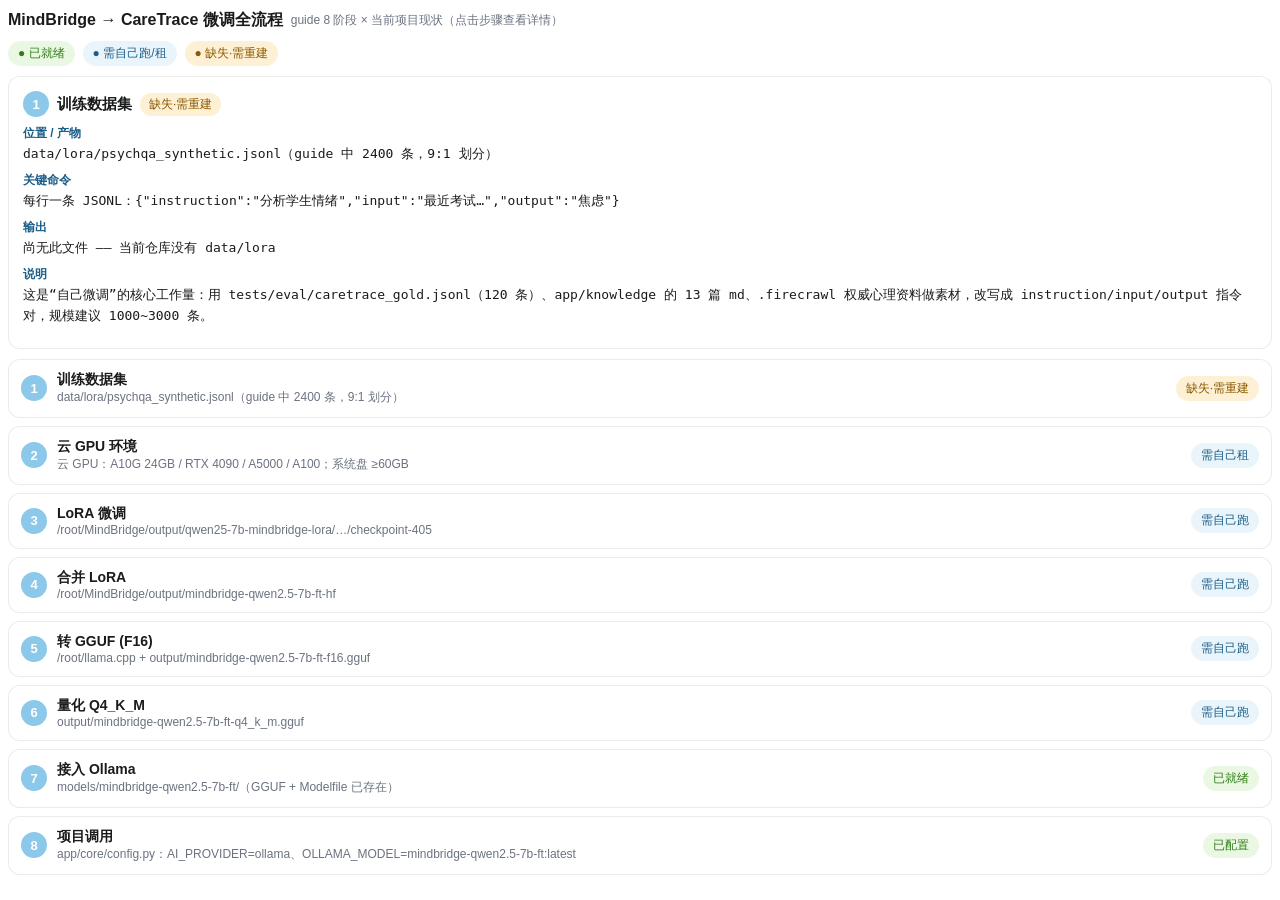
<file: reports/finetune-pipeline-viz.html>
<html style="margin:0;padding:0;">
<div style="background-color:transparent;box-sizing:border-box;font-family:'Roboto','PingFang SC','Segoe UI',Arial,sans-serif;color:#1A1B1C;">
  <div id="mbflow" style="box-sizing:border-box;padding:2px 0;"></div>
  <script>
  (function(){
    try {
      var root = document.getElementById('mbflow');
      if (!root) return;
      var steps = [
        {t:'训练数据集', b:'缺失·需重建', c:'#8A5A00', bg:'rgba(250,173,20,0.18)',
         loc:'data/lora/psychqa_synthetic.jsonl（guide 中 2400 条，9:1 划分）',
         cmd:'每行一条 JSONL：{"instruction":"分析学生情绪","input":"最近考试…","output":"焦虑"}',
         out:'尚无此文件 —— 当前仓库没有 data/lora',
         note:'这是“自己微调”的核心工作量：用 tests/eval/caretrace_gold.jsonl（120 条）、app/knowledge 的 13 篇 md、.firecrawl 权威心理资料做素材，改写成 instruction/input/output 指令对，规模建议 1000~3000 条。'},
        {t:'云 GPU 环境', b:'需自己租', c:'#1B5E8A', bg:'rgba(139,200,234,0.18)',
         loc:'云 GPU：A10G 24GB / RTX 4090 / A5000 / A100；系统盘 ≥60GB',
         cmd:'nvidia-smi 验证；python3 -m venv /root/mindbridge-lora-env；pip install -U ms-swift transformers accelerate peft datasets safetensors；export HF_ENDPOINT=https://hf-mirror.com',
         out:'可用的训练环境',
         note:'guide 实测 A10G 24GB 可完成 LoRA 微调；按小时计费约几十元。'},
        {t:'LoRA 微调', b:'需自己跑', c:'#1B5E8A', bg:'rgba(139,200,234,0.18)',
         loc:'/root/MindBridge/output/qwen25-7b-mindbridge-lora/…/checkpoint-405',
         cmd:'swift sft --model Qwen/Qwen2.5-7B-Instruct --dataset <jsonl> --tuner_type lora --lora_rank 8 --lora_alpha 32 --target_modules all-linear --torch_dtype bfloat16 --num_train_epochs 3 --per_device_train_batch_size 1 --gradient_accumulation_steps 16 --learning_rate 1e-4 --max_length 512 --split_dataset_ratio 0.1 --output_dir …',
         out:'checkpoint-405/adapter_model.safetensors + adapter_config.json',
         note:'约 405 步，可训练参数约 2018 万（0.26%）；显存不够改 --max_length 256 或 --torch_dtype float16。'},
        {t:'合并 LoRA', b:'需自己跑', c:'#1B5E8A', bg:'rgba(139,200,234,0.18)',
         loc:'/root/MindBridge/output/mindbridge-qwen2.5-7b-ft-hf',
         cmd:'swift export --adapters <checkpoint-405> --merge_lora true --output_dir <hf>',
         out:'HF 完整模型（4×safetensors，约 15GB）',
         note:'在云端做，基础权重已在缓存。'},
        {t:'转 GGUF (F16)', b:'需自己跑', c:'#1B5E8A', bg:'rgba(139,200,234,0.18)',
         loc:'/root/llama.cpp + output/mindbridge-qwen2.5-7b-ft-f16.gguf',
         cmd:'python3 convert_hf_to_gguf.py <hf> --outfile mindbridge-qwen2.5-7b-ft-f16.gguf --outtype f16',
         out:'F16 GGUF（约 15.2GB）',
         note:'先 git clone 或下载 llama.cpp，pip install -r requirements.txt。'},
        {t:'量化 Q4_K_M', b:'需自己跑', c:'#1B5E8A', bg:'rgba(139,200,234,0.18)',
         loc:'output/mindbridge-qwen2.5-7b-ft-q4_k_m.gguf',
         cmd:'cmake -B build && cmake --build build --config Release -j；./build/bin/llama-quantize <f16> <q4k> Q4_K_M',
         out:'Q4_K_M GGUF（4.4~4.7GB，最终交付物）',
         note:'量化后可删 F16 文件释放云盘空间。'},
        {t:'接入 Ollama', b:'已就绪', c:'#2E7D17', bg:'rgba(82,196,26,0.12)',
         loc:'models/mindbridge-qwen2.5-7b-ft/（GGUF + Modelfile 已存在）',
         cmd:'./scripts/create-finetuned-model.sh → mindbridge-qwen2.5-7b-ft:latest',
         out:'本机 ollama 已注册该模型（4.7GB）',
         note:'Modelfile 含 CareTrace SYSTEM + temperature 0.35 + ChatML 模板；换模型改 FROM 与 SYSTEM 即可。'},
        {t:'项目调用', b:'已配置', c:'#2E7D17', bg:'rgba(82,196,26,0.12)',
         loc:'app/core/config.py：AI_PROVIDER=ollama、OLLAMA_MODEL=mindbridge-qwen2.5-7b-ft:latest',
         cmd:'AI_PROVIDER=ollama ./scripts/run-dev.sh → http://localhost:8080',
         out:'后端走本地微调模型',
         note:'当前 .env 的 AI_PROVIDER=deepseek 是开发用；切回 ollama 即用本地微调模型。'}
      ];
      var html = '';
      html += '<div style="display:flex;align-items:center;gap:8px;flex-wrap:wrap;margin-bottom:10px;">';
      html += '<div style="font-size:16px;font-weight:600;">MindBridge → CareTrace 微调全流程</div>';
      html += '<div style="font-size:12px;color:#6B7280;">guide 8 阶段 × 当前项目现状（点击步骤查看详情）</div>';
      html += '</div>';
      html += '<div style="display:flex;gap:8px;flex-wrap:wrap;margin-bottom:10px;">';
      html += '<div style="font-size:12px;padding:4px 10px;border-radius:999px;background:rgba(82,196,26,0.12);color:#2E7D17;">● 已就绪</div>';
      html += '<div style="font-size:12px;padding:4px 10px;border-radius:999px;background:rgba(139,200,234,0.18);color:#1B5E8A;">● 需自己跑/租</div>';
      html += '<div style="font-size:12px;padding:4px 10px;border-radius:999px;background:rgba(250,173,20,0.18);color:#8A5A00;">● 缺失·需重建</div>';
      html += '</div>';
      html += '<div id="mbdetail"></div>';
      html += '<div id="mblist"></div>';
      root.innerHTML = html;
      var list = document.getElementById('mblist');
      var detail = document.getElementById('mbdetail');
      var listHtml = '';
      for (var i = 0; i < steps.length; i++) {
        var s = steps[i];
        listHtml += '<div data-i="' + i + '" style="display:flex;align-items:center;gap:10px;padding:11px 12px;border:1px solid rgba(0,0,0,0.08);border-radius:12px;margin-bottom:8px;cursor:pointer;background:#FFFFFF;box-sizing:border-box;">';
        listHtml += '<div style="width:26px;height:26px;border-radius:50%;background:#8BC8EA;color:#fff;display:flex;align-items:center;justify-content:center;font-size:13px;font-weight:600;flex:0 0 auto;">' + (i + 1) + '</div>';
        listHtml += '<div style="flex:1;min-width:0;">';
        listHtml += '<div style="font-size:14px;font-weight:600;">' + s.t + '</div>';
        listHtml += '<div style="font-size:12px;color:#6B7280;word-break:break-all;">' + s.loc + '</div>';
        listHtml += '</div>';
        listHtml += '<div style="font-size:12px;padding:4px 10px;border-radius:999px;background:' + s.bg + ';color:' + s.c + ';flex:0 0 auto;white-space:nowrap;">' + s.b + '</div>';
        listHtml += '</div>';
      }
      list.innerHTML = listHtml;
      function renderDetail(i) {
        var s = steps[i];
        var rows = [
          ['位置 / 产物', s.loc],
          ['关键命令', s.cmd],
          ['输出', s.out],
          ['说明', s.note]
        ];
        var d = '';
        d += '<div style="border:1px solid rgba(0,0,0,0.08);border-radius:12px;padding:14px;background:#FFFFFF;margin-bottom:10px;box-sizing:border-box;">';
        d += '<div style="display:flex;align-items:center;gap:8px;flex-wrap:wrap;margin-bottom:8px;">';
        d += '<div style="width:26px;height:26px;border-radius:50%;background:#8BC8EA;color:#fff;display:flex;align-items:center;justify-content:center;font-size:13px;font-weight:600;">' + (i + 1) + '</div>';
        d += '<div style="font-size:15px;font-weight:600;">' + s.t + '</div>';
        d += '<div style="font-size:12px;padding:3px 9px;border-radius:999px;background:' + s.bg + ';color:' + s.c + ';">' + s.b + '</div>';
        d += '</div>';
        for (var k = 0; k < rows.length; k++) {
          d += '<div style="margin-bottom:8px;">';
          d += '<div style="font-size:12px;color:#1B5E8A;font-weight:600;margin-bottom:2px;">' + rows[k][0] + '</div>';
          d += '<div style="font-size:13px;line-height:1.55;word-break:break-all;font-family:ui-monospace,Menlo,Consolas,monospace;">' + rows[k][1] + '</div>';
          d += '</div>';
        }
        d += '</div>';
        detail.innerHTML = d;
      }
      renderDetail(0);
      list.addEventListener('click', function(e) {
        var row = e.target.closest ? e.target.closest('[data-i]') : null;
        if (!row) return;
        renderDetail(parseInt(row.getAttribute('data-i'), 10));
      });
    } catch(e) { console.error(e); }
  })();
  </script>
</div>
</html>
</file>
